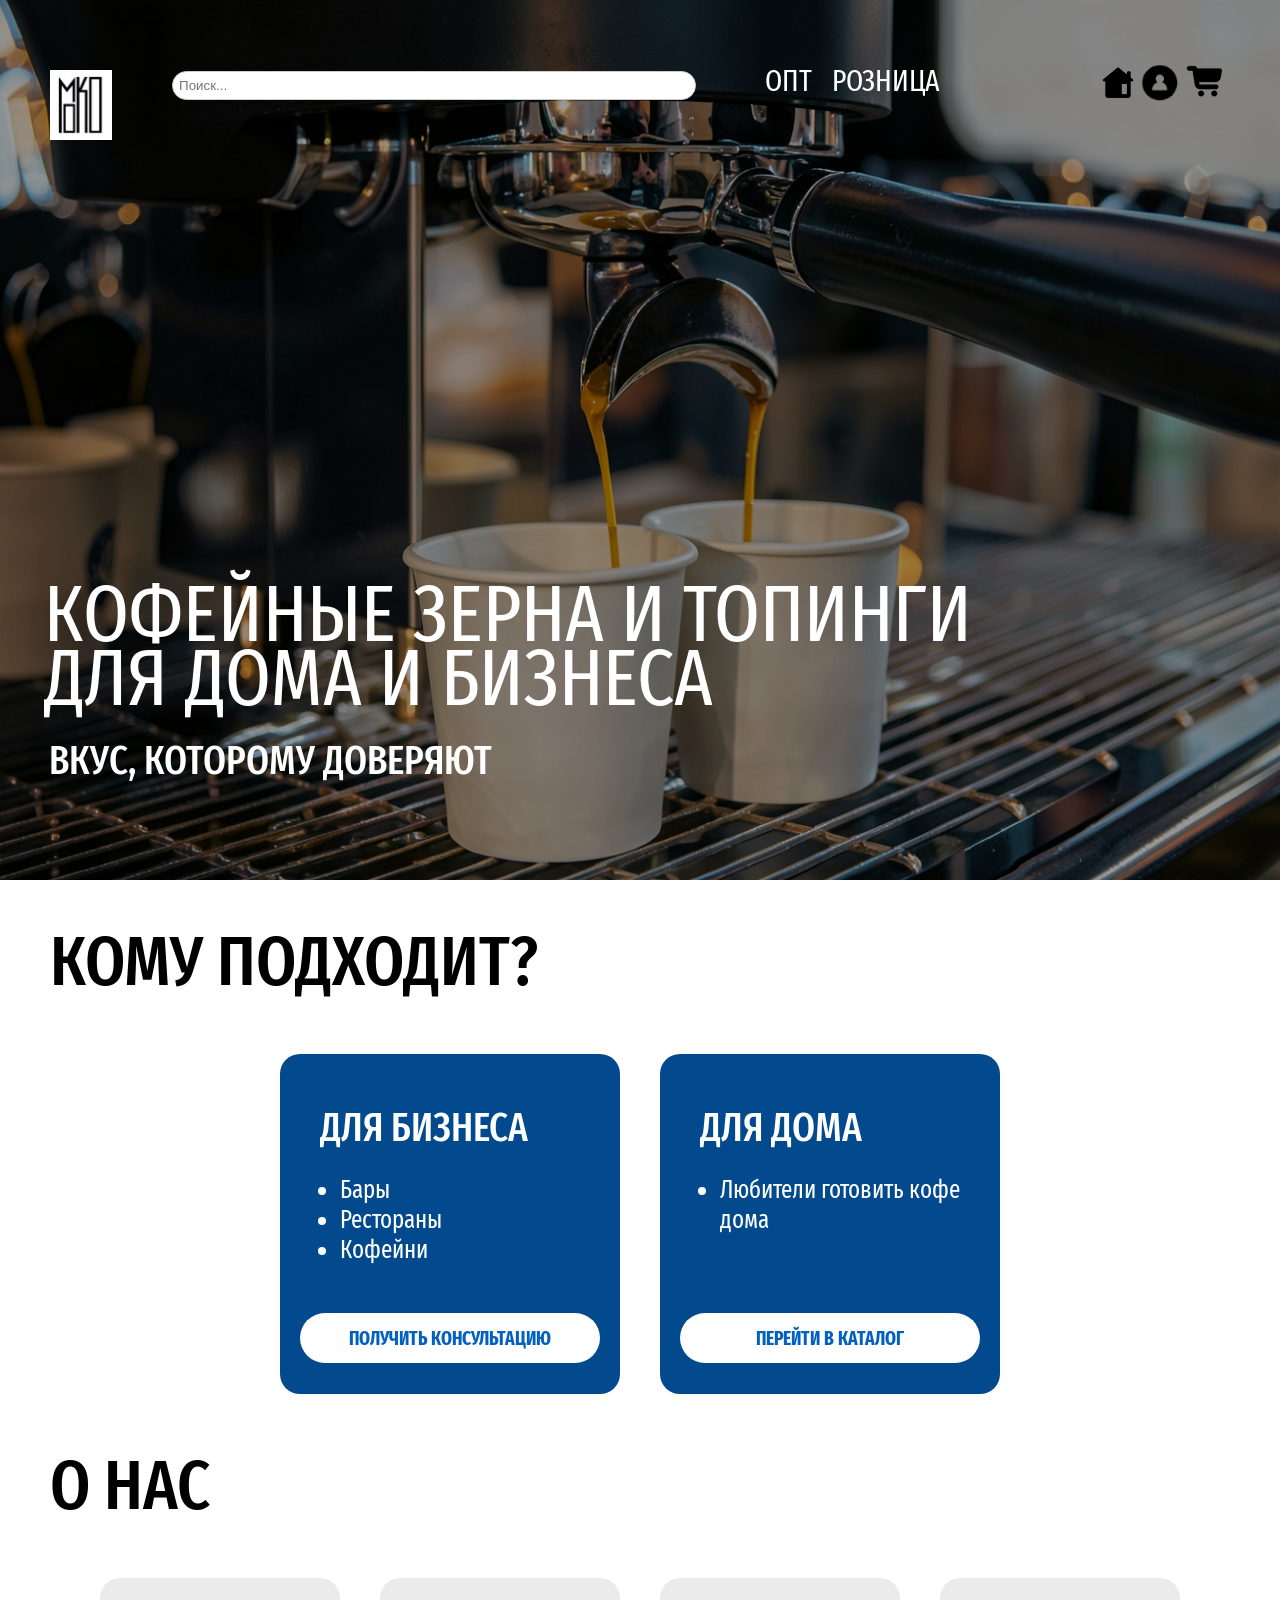
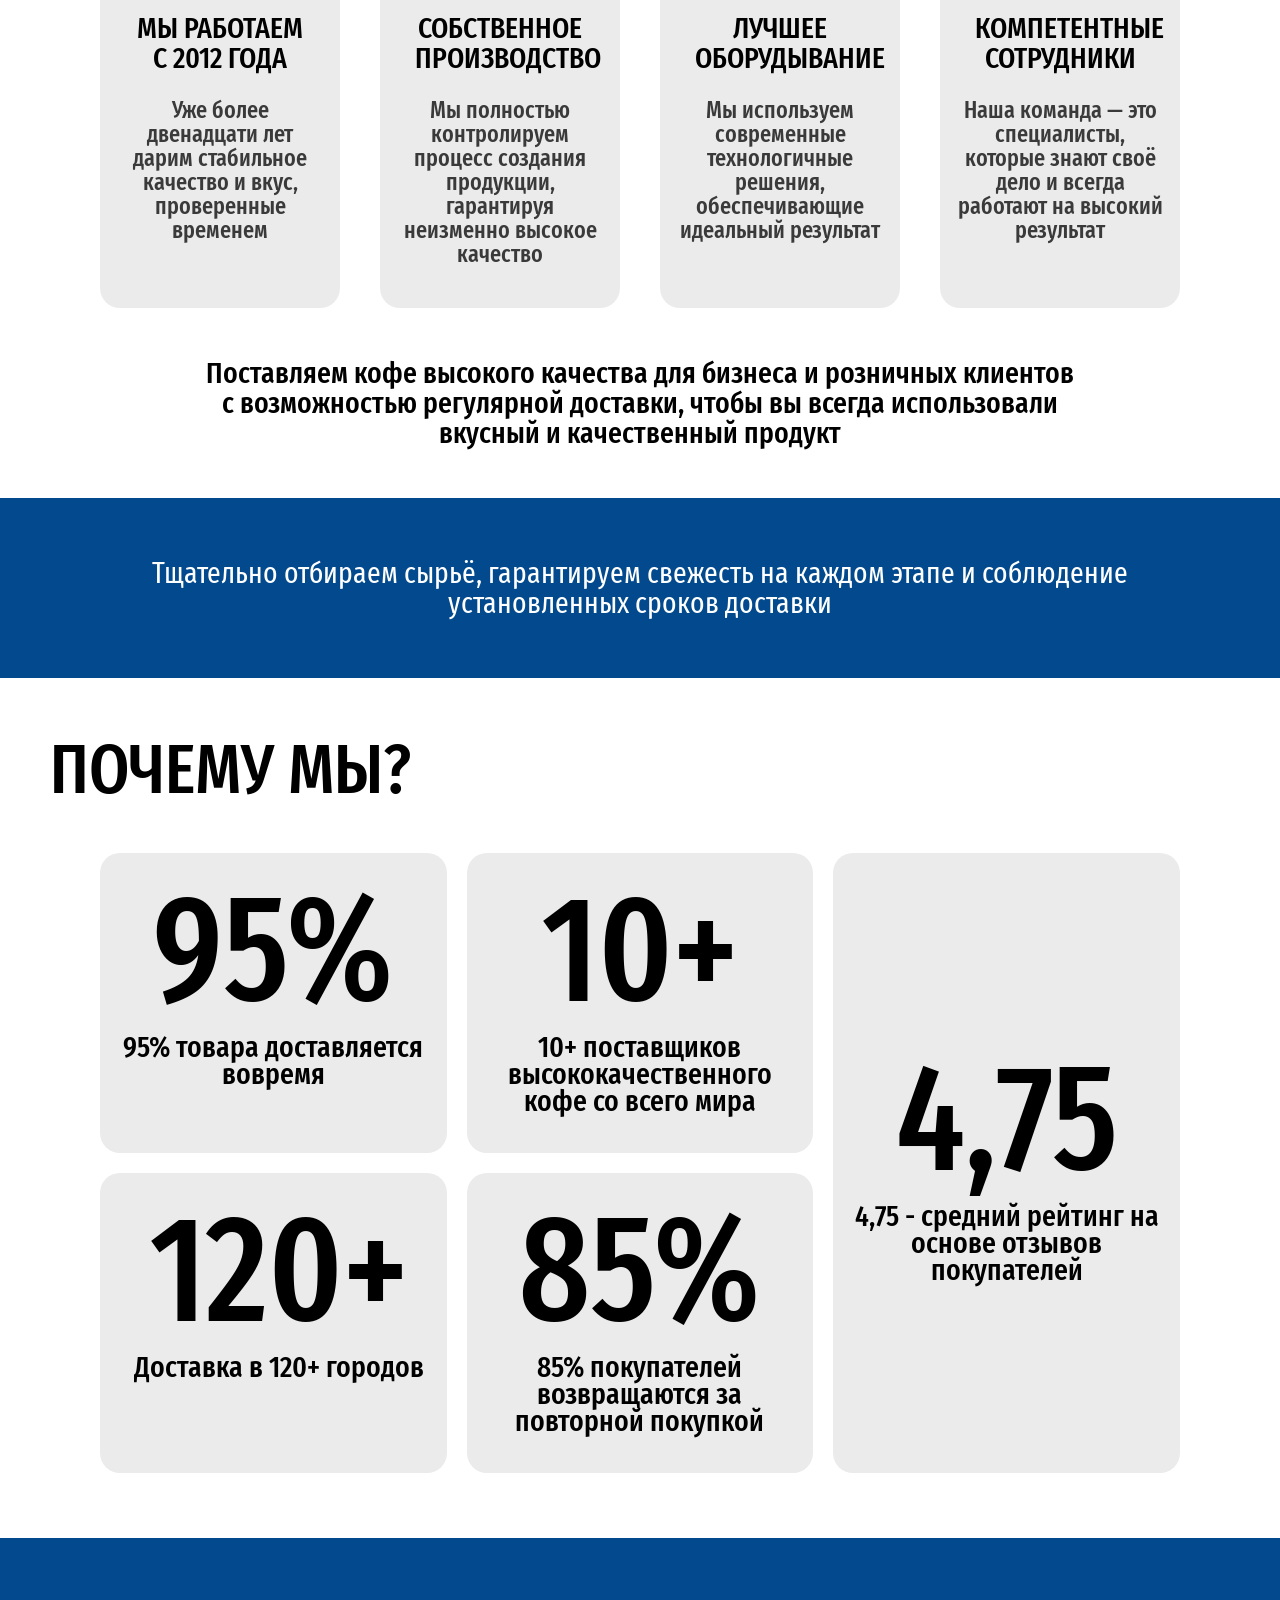
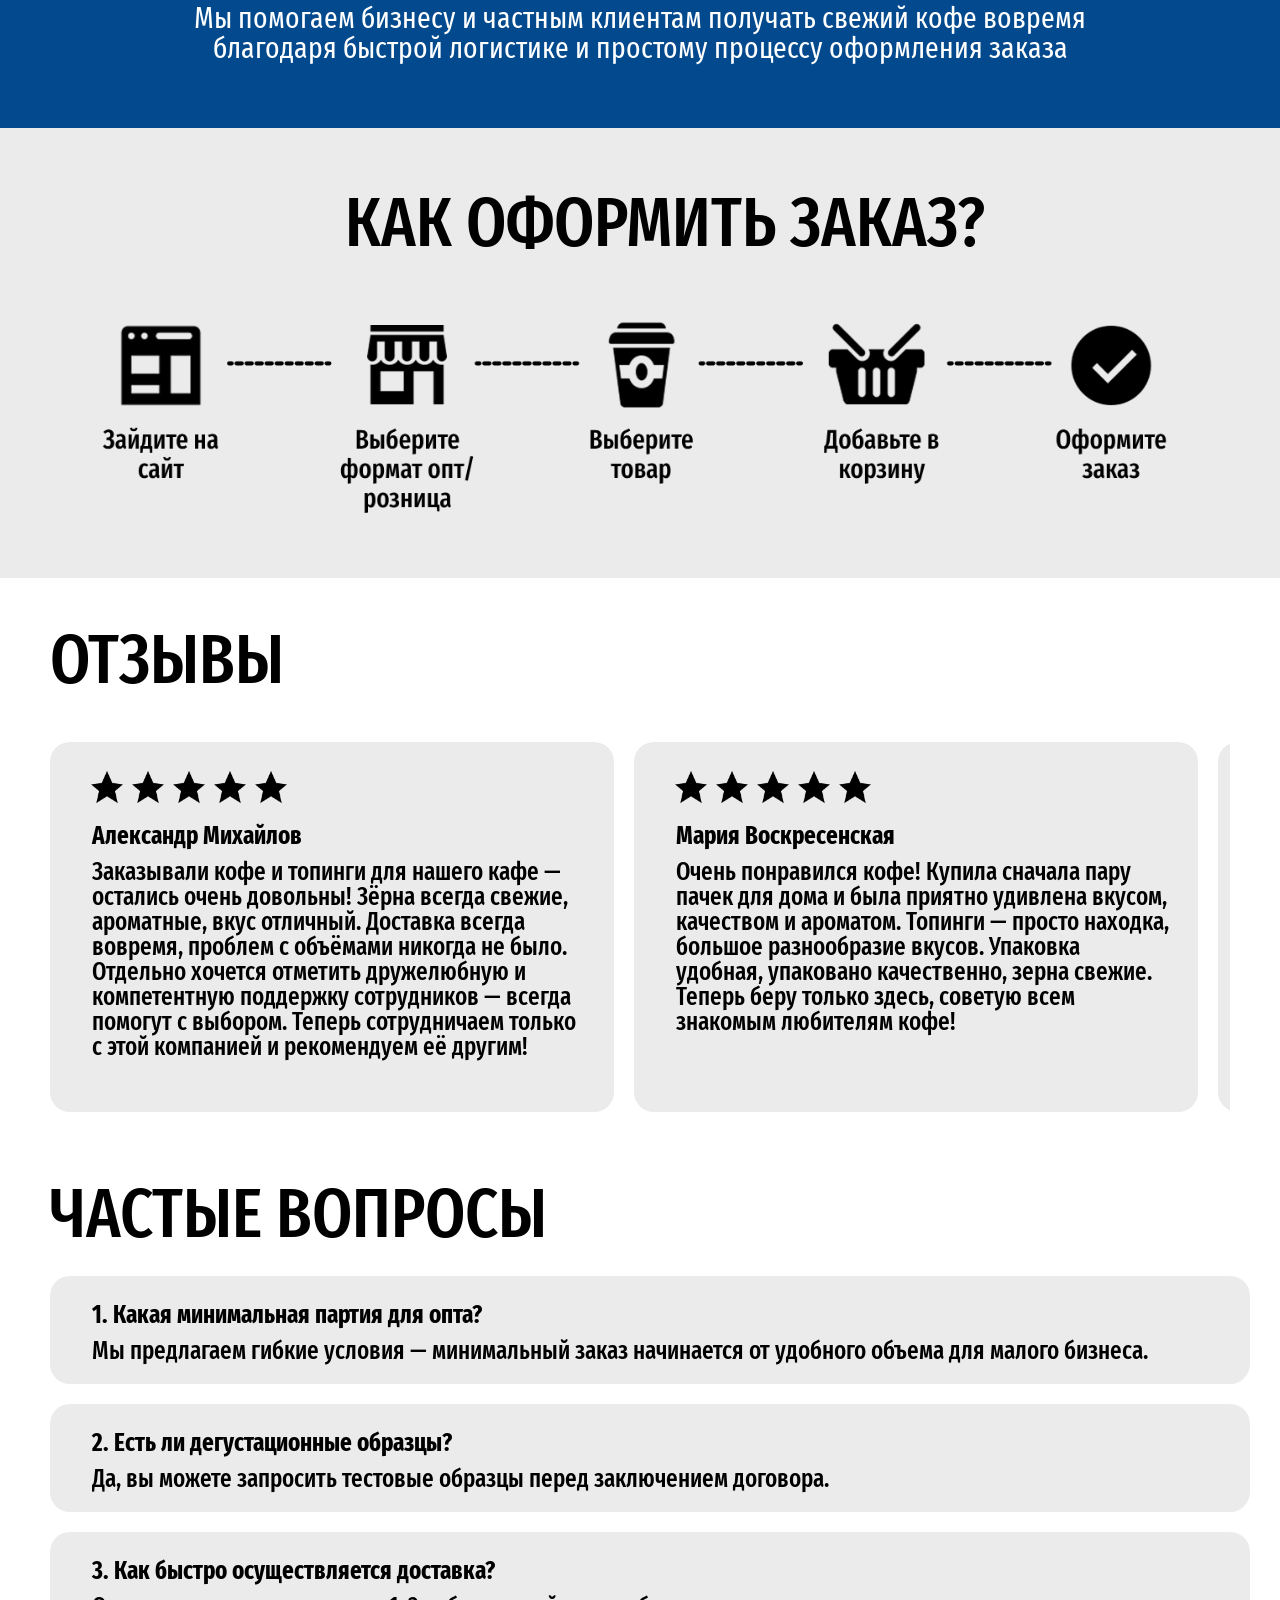
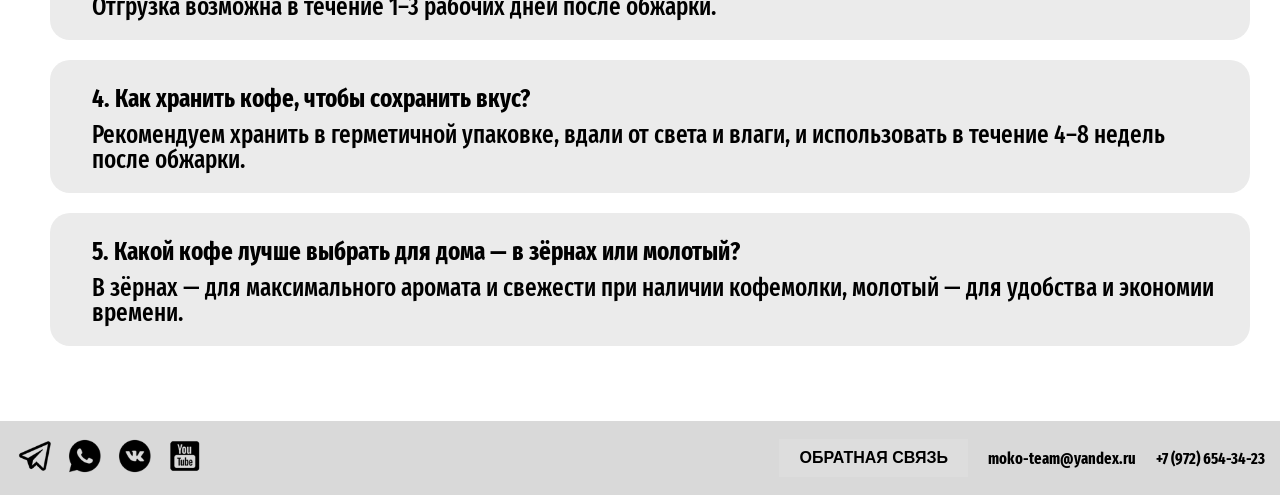
<file: index.html>
<!DOCTYPE html>
<html lang="ru">
<head>
    <meta charset="UTF-8">
    <title>Главная</title>
    <link rel="stylesheet" href="css/styleглавная.css">
   <link rel="preconnect" href="https://fonts.googleapis.com">
<link rel="preconnect" href="https://fonts.gstatic.com" crossorigin>
<link href="https://fonts.googleapis.com/css2?family=Fira+Sans+Extra+Condensed:ital,wght@0,100;0,200;0,300;0,400;0,500;0,600;0,700;0,800;0,900;1,100;1,200;1,300;1,400;1,500;1,600;1,700;1,800;1,900&display=swap" rel="stylesheet">
</head>
<body>
    <header class="header">
    <div class="logo">
        <img src= "img/logo.jpg">
    </div>
    <div class="search">
        <input type="text" placeholder="Поиск...">
    </div>
    <div class="link">
    <a href="catalog.html" class="text-link1">ОПТ</a>
    <a href="catalog.html" class="text-link2">РОЗНИЦА</a> </div>
    <div class="icons">
          <a href="index.html" class="icon">
            <img src="img/Home.png" alt="Главная"></a>
          
                  <a href="личный кабинет.html" class="icon">
                    <img src="img/icon-invert-my-page.png" alt="Избранное"></a>
            
                     
                          <a href="корзина.html" class="icon">
                           <img src="img/corzina.png" alt="Корзина"></a>
    </div> 
    <div class="h1hero">КОФЕЙНЫЕ ЗЕРНА И ТОПИНГИ <br> ДЛЯ ДОМА И БИЗНЕСА</div>
       <h2>ВКУС, КОТОРОМУ ДОВЕРЯЮТ</h2>
</header>
    <main>
       <h1>КОМУ ПОДХОДИТ?</h1>
        <div class="conteiner">
             <div class="box1">
                <h2>ДЛЯ БИЗНЕСА</h2>
                 <ul>
                     <li>Бары</li>
                     <li>Рестораны</li>
                     <li>Кофейни</li>
                 </ul>
                 <button class="button" onclick="openConsult()">ПОЛУЧИТЬ КОНСУЛЬТАЦИЮ</button>
             </div>
            <div class="box2">
                <h2>ДЛЯ ДОМА</h2>
                 <ul>
                     <li>Любители готовить кофе дома</li>
                 </ul>
               <a href="catalog.html" class="no-underline">
    <button class="button">ПЕРЕЙТИ В КАТАЛОГ</button>
</a>
            </div>
        </div>
         <h1>О НАС</h1>
            <div class="conteiner1">
             <div class="box3">
                <h3>МЫ РАБОТАЕМ С 2012 ГОДА</h3>
                <h4>Уже более двенадцати лет дарим стабильное качество и вкус, проверенные временем</h4>
             </div>
            <div class="box4">
                <h3>СОБСТВЕННОЕ ПРОИЗВОДСТВО</h3>
                <h4>Мы полностью контролируем процесс создания продукции, гарантируя неизменно высокое качество</h4>
            </div>
            <div class="box5">
                <h3>ЛУЧШЕЕ ОБОРУДЫВАНИЕ</h3>
                <h4>Мы используем современные технологичные решения, обеспечивающие идеальный результат</h4>
            </div>
            <div class="box6">
                <h3>КОМПЕТЕНТНЫЕ СОТРУДНИКИ</h3>
                <h4>Наша команда — это специалисты, которые знают своё дело и всегда работают на высокий результат</h4>
            </div>
        </div>
        <h3>Поставляем кофе высокого качества для бизнеса и розничных клиентов<br>
с возможностью регулярной доставки, чтобы вы всегда использовали<br>
вкусный и качественный продукт</h3>
            <div class="conteiner2">
             <div class="box7">Тщательно отбираем сырьё, гарантируем свежесть на каждом этапе и соблюдение<br>
 установленных сроков доставки</div>
             <h1>ПОЧЕМУ МЫ?</h1>
             <div class="conteiner3">
                 <div class="small-boxes">
             <div class="box8">
                    <div class="conteinerbox8">
                     <p class="psmall-boxes">95%</p>
                     <p class="p4small-boxes">95% товара доставляется вовремя</p>
                    </div>
             </div>
             <div class="box9">
               <div class="conteinerbox8">
                     <p class="psmall-boxes">10+</p>
                     <p class="p4small-boxes">10+ поставщиков высококачественного кофе со всего мира</p>
                    </div>
             </div>
             <div class="box10">
                <div class="conteinerbox8">
                     <p class="psmall-boxes">120+</p>
                     <p class="p4small-boxes">Доставка в 120+ городов</p>
                    </div>
             </div>
             <div class="box11">
                <div class="conteinerbox8">
                     <p class="psmall-boxes">85%</p>
                     <p class="p4small-boxes">85% покупателей возвращаются за повторной покупкой</p>
                    </div>
             </div>
             <div class="box12">
               <div class="conteinerbox8">
                     <p class="psmall-boxes">4,75</p>
                     <p class="p4small-boxes">4,75 - средний рейтинг на основе отзывов покупателей</p>
                    </div>
             </div>
             </div>
             <div class="box13">Мы помогаем бизнесу и частным клиентам получать свежий кофе вовремя<br> благодаря быстрой логистике и простому процессу оформления заказа</div>
             <div class="box14">
                <div class="order-block">
                <h1>КАК ОФОРМИТЬ ЗАКАЗ?</h1>
                <img src="img/Group-90.png" class="group90">
                </div>
                </div>
             <h1>ОТЗЫВЫ</h1>
             <div class="conteiner5">
             <div class="box15">
                <div class="photo">
                 <img src="img/1041988.png" class="review-img">
                 <img src="img/1041988.png" class="review-img">
                 <img src="img/1041988.png" class="review-img">
                 <img src="img/1041988.png" class="review-img">
                 <img src="img/1041988.png" class="review-img"></div>
                 <h4 class="h4boldconteiner4">Александр Михайлов</h4>
                <h4 class="h4conteiner4">Заказывали кофе и топинги для нашего кафе — остались очень довольны! Зёрна всегда свежие, ароматные, вкус отличный. Доставка всегда вовремя, проблем с объёмами никогда не было. Отдельно хочется отметить дружелюбную и компетентную поддержку сотрудников — всегда помогут с выбором. Теперь сотрудничаем только с этой компанией и рекомендуем её другим!</h4>
             </div>
             <div class="box16">
                  <div class="photo">
                 <img src="img/1041988.png" class="review-img">
                 <img src="img/1041988.png" class="review-img">
                 <img src="img/1041988.png" class="review-img">
                 <img src="img/1041988.png" class="review-img">
                 <img src="img/1041988.png" class="review-img"></div>
                 <h4 class="h4boldconteiner4">Мария Воскресенская</h4>
                <h4 class="h4conteiner4">Очень понравился кофе! Купила сначала пару пачек для дома и была приятно удивлена вкусом, качеством и ароматом. Топинги — просто находка, большое разнообразие вкусов. Упаковка удобная, упаковано качественно, зерна свежие. Теперь беру только здесь, советую всем знакомым любителям кофе!</h4>
             </div>
               <div class="box17">
                  <div class="photo">
                 <img src="img/1041988.png" class="review-img">
                 <img src="img/1041988.png" class="review-img">
                 <img src="img/1041988.png" class="review-img">
                 <img src="img/1041988.png" class="review-img">
                 <img src="img/1041988.png" class="review-img"></div>
                 <h4 class="h4boldconteiner4">Константин Плотников</h4>
                <h4 class="h4conteiner4">Кофе доставили быстро, упаковка качественная, заказом доволен, рекомендую!</h4>
             </div>
               <div class="box18">
                  <div class="photo">
                 <img src="img/1041988.png" class="review-img">
                 <img src="img/1041988.png" class="review-img">
                 <img src="img/1041988.png" class="review-img">
                 <img src="img/1041988.png" class="review-img">
                 <img src="img/1041988.png" class="review-img"></div>
                 <h4 class="h4boldconteiner4">Валерия Иванова</h4>
                <h4 class="h4conteiner4">Хорошие зерна, вкусные топинги, приятные сотрудники, удобная доставка, обязательно будем заказывать для нашей организации.</h4>
             </div>
             </div>
               <h1>ЧАСТЫЕ ВОПРОСЫ</h1>
               <div class="conteiner4">
             <div class="box19">
                <h4 class="h4boldconteiner4">1. Какая минимальная партия для опта?</h4>
                <h4 class="h4conteiner4">Мы предлагаем гибкие условия — минимальный заказ начинается от удобного объема для малого бизнеса.</h4>
                </div>
             <div class="box20"><h4 class="h4boldconteiner4">2. Есть ли дегустационные образцы?</h4>
                <h4 class="h4conteiner4">Да, вы можете запросить тестовые образцы перед заключением договора.</h4></div>
             <div class="box21"><h4 class="h4boldconteiner4">3. Как быстро осуществляется доставка?</h4>
                <h4 class="h4conteiner4">Отгрузка возможна в течение 1–3 рабочих дней после обжарки.</h4></div>
             <div class="box22"><h4 class="h4boldconteiner4">4. Как хранить кофе, чтобы сохранить вкус?</h4>
                <h4 class="h4conteiner4">Рекомендуем хранить в герметичной упаковке, вдали от света и влаги, и использовать в течение 4–8 недель после обжарки.</h4></div>
             <div class="box23"><h4 class="h4boldconteiner4">5. Какой кофе лучше выбрать для дома — в зёрнах или молотый?</h4>
                <h4 class="h4conteiner4">В зёрнах — для максимального аромата и свежести при наличии кофемолки, молотый — для удобства и экономии времени.</h4></div>
             </div>
    </main>
    <footer class="footer">
    <div class="footer-content">
        <div class="social">
            <a href="#"><img src="img/TelegramApp.png" class="iconfooter"></a>
            <a href="#"><img src="img/WhatsApp.png" class="iconfooter"></a>
            <a href="#"><img src="img/VKCircled.png" class="iconfooter"></a>
            <a href="#"><img src="img/YouTubeSquared.png" class="iconfooter"></a>
        </div>
        <div class="contact">
          <button class="copy" onclick="openFeedback()">ОБРАТНАЯ СВЯЗЬ</button>
            <a href="mailto:moko-team@yandex.ru">
                moko-team@yandex.ru
            </a>
            <a href="tel:+79726543423">
                +7 (972) 654-34-23
            </a>
        </div>
    </div>
</div>
</footer>
<div class="feedback-modal" id="consultModal">
  <div class="feedback-content">
    <h2 class="modal-title">ПОЛУЧИТЬ КОНСУЛЬТАЦИЮ</h2>
    <input type="text" placeholder="Ваше имя" id="consultName">
    <input type="email" placeholder="Email" id="consultEmail">
    <input type="text" placeholder="Телефон" id="consultPhone">
    <h2 class="modal-title">МЫ С ВАМИ СВЯЖЕМСЯ!</h2>
    <button class="send-btn" onclick="closeConsultModal()">ОТПРАВИТЬ</button>
  </div>
</div>
<div class="feedback-modal" id="feedbackModal">
  <div class="feedback-content">
    <h2 class="modal-title">ОБРАТНАЯ СВЯЗЬ</h2>
    <input type="text" placeholder="Ваше имя" id="feedbackName">
    <input type="text" placeholder="Телефон" id="feedbackPhone">
    <textarea placeholder="Ваш вопрос" id="feedbackQuestion"></textarea>
    <button class="send-btn" onclick="closeFeedbackModal()">ОТПРАВИТЬ</button>
  </div>
</div>
<script>
 function openFeedback() {
    document.getElementById("feedbackModal").classList.add("active");
  }
  function closeFeedbackModal() {
    document.getElementById("feedbackModal").classList.remove("active");
  }
  document.getElementById("feedbackModal").addEventListener("click", function(e) {
    if (e.target === this) closeFeedbackModal();
  });
</script>
<script>
  function openConsult() {
    document.getElementById("consultModal").classList.add("active");
  }
  function closeConsultModal() {
    document.getElementById("consultModal").classList.remove("active");
  }
  document.getElementById("consultModal").addEventListener("click", function(e) {
    if (e.target === this) closeConsultModal();
  });
</script>
</body>
</html>
</file>
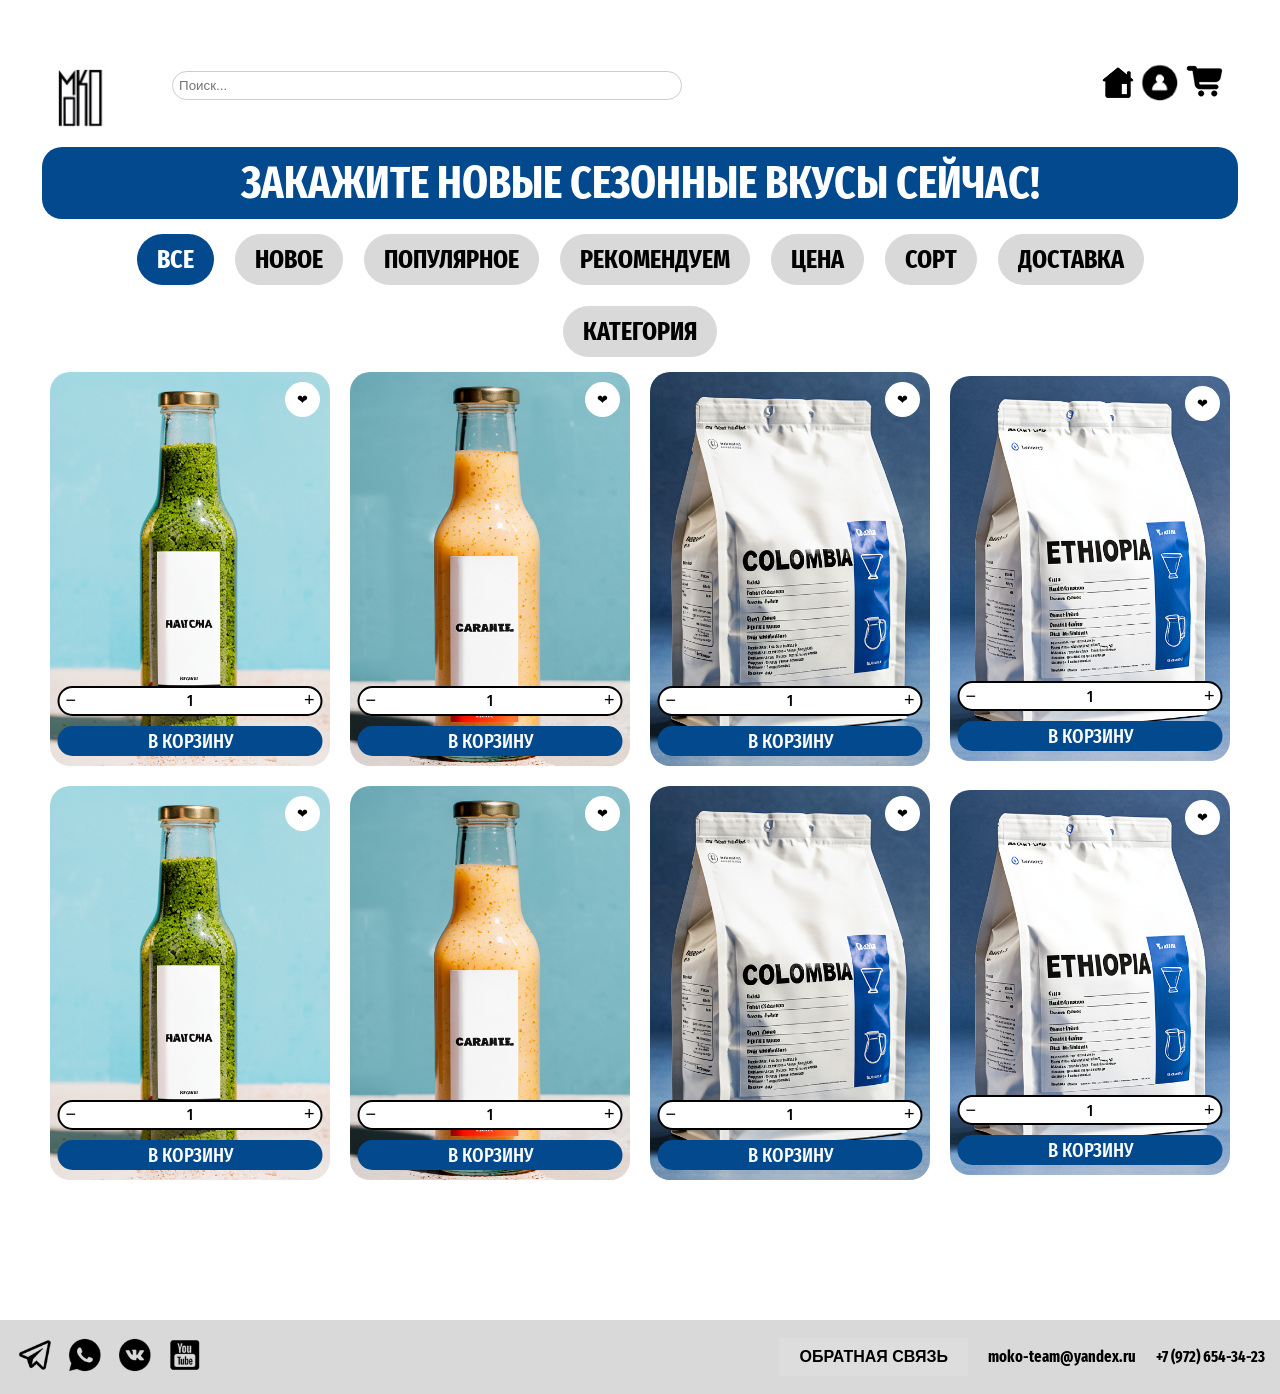
<file: catalog.html>
<!DOCTYPE html>
<html lang="ru">
<head>
    <meta charset="UTF-8">
    <title>Каталог</title>
    <link rel="stylesheet" href="css/styleкаталог.css">
    <link rel="preconnect" href="https://fonts.googleapis.com">
    <link rel="preconnect" href="https://fonts.gstatic.com" crossorigin>
    <link href="https://fonts.googleapis.com/css2?family=Fira+Sans+Extra+Condensed&display=swap" rel="stylesheet">
</head>
<body>
        <header class="header">
            <div class="logo">
                <img src="img/logo.jpg">
            </div>
            <div class="search">
                <input type="search" placeholder="Поиск...">
            </div>
            <div class="icons">
                <a href="index.html" class="icon"><img src="img/Home.png" alt="Главная"></a>
                <a href="личный кабинет.html" class="icon"><img src="img/icon-invert-my-page.png" alt="Личный кабинет"></a>
                <a href="корзина.html" class="icon"><img src="img/corzina.png" alt="Корзина"></a>
            </div> 
        </header>

        <main class="main">
            <div class="conteiner1">
                <div class="box1">
                    <h2>ЗАКАЖИТЕ НОВЫЕ СЕЗОННЫЕ ВКУСЫ СЕЙЧАС!</h2>
                </div>

                <div class="filters">
                    <button class="filter-btn active">ВСЕ</button>
                    <button class="filter-btn">НОВОЕ</button>
                    <button class="filter-btn">ПОПУЛЯРНОЕ</button>
                    <button class="filter-btn">РЕКОМЕНДУЕМ</button>
                    <button class="filter-btn">ЦЕНА</button>
                    <button class="filter-btn">СОРТ</button>
                    <button class="filter-btn">ДОСТАВКА</button>
                    <button class="filter-btn">КАТЕГОРИЯ</button>
                </div>

    <div class="products">
        <div class="product1">
                <div class="card">
                    <a href="карточка товара матча.html">
                    <img src="img/new-project (1).png" alt="product"></a>

                    <button class="fav" onclick="this.classList.toggle('active')">❤</button>
                    <button class="cart">В КОРЗИНУ</button>

            <div class="counter">
                <button class="minus">−</button>
                <span class="count">1</span>
                <button class="plus">+</button>
            </div>
        </div>
    </div>

    <div class="product1">
        <div class="card">
            <a href="карточка товара карамель.html">
                <img src="img/new-project (2).png" alt="product"></a>

            <button class="fav" onclick="this.classList.toggle('active')">❤</button>
            <button class="cart">В КОРЗИНУ</button>

            <div class="counter">
                <button class="minus">−</button>
                <span class="count">1</span>
                <button class="plus">+</button>
            </div>
        </div>
    </div>

    <div class="product1">
        <div class="card">
            <a href="карточка товара колумбия.html">
                <img src="img/new-project (3).png" alt="product">
            </a>

            <button class="fav" onclick="this.classList.toggle('active')">❤</button>
            <button class="cart">В КОРЗИНУ</button>

            <div class="counter">
                <button class="minus">−</button>
                <span class="count">1</span>
                <button class="plus">+</button>
            </div>
        </div>
    </div>

    <div class="product1">
        <div class="card">
            <a href="карточка товара эфиопия.html">
                <img src="img/new-project.png" alt="product">
            </a>

            <button class="fav" onclick="this.classList.toggle('active')">❤</button>
            <button class="cart">В КОРЗИНУ</button>

            <div class="counter">
                <button class="minus">−</button>
                <span class="count">1</span>
                <button class="plus">+</button>
            </div>
        </div>
    </div>

    <div class="product1">
        <div class="card">
            <a href="карточка товара матча.html">
                <img src="img/new-project (1).png" alt="product">
            </a>

            <button class="fav" onclick="this.classList.toggle('active')">❤</button>
            <button class="cart">В КОРЗИНУ</button>

            <div class="counter">
                <button class="minus">−</button>
                <span class="count">1</span>
                <button class="plus">+</button>
            </div>
        </div>
    </div>

    <div class="product1">
        <div class="card">
            <a href="карточка товара карамель.html">
                <img src="img/new-project (2).png" alt="product">
            </a>

            <button class="fav" onclick="this.classList.toggle('active')">❤</button>
            <button class="cart">В КОРЗИНУ</button>

            <div class="counter">
                <button class="minus">−</button>
                <span class="count">1</span>
                <button class="plus">+</button>
            </div>
        </div>
    </div>

    <div class="product1">
        <div class="card">
            <a href="карточка товара колумбия.html">
                <img src="img/new-project (3).png" alt="product">
            </a>

            <button class="fav" onclick="this.classList.toggle('active')">❤</button>
            <button class="cart">В КОРЗИНУ</button>

            <div class="counter">
                <button class="minus">−</button>
                <span class="count">1</span>
                <button class="plus">+</button>
            </div>
        </div>
    </div>

    <div class="product1">
        <div class="card">
            <a href="карточка товара эфиопия.html">
                <img src="img/new-project.png" alt="product">
            </a>

            <button class="fav" onclick="this.classList.toggle('active')">❤</button>
            <button class="cart">В КОРЗИНУ</button>

            <div class="counter">
                <button class="minus">−</button>
                <span class="count">1</span>
                <button class="plus">+</button>
            </div>
        </div>
    </div>
</div>
        </main>
        <footer class="footer">
            <div class="footer-content">
                <div class="social">
                    <a href="#"><img src="img/TelegramApp.png" class="iconfooter"></a>
                    <a href="#"><img src="img/WhatsApp.png" class="iconfooter"></a>
                    <a href="#"><img src="img/VKCircled.png" class="iconfooter"></a>
                    <a href="#"><img src="img/YouTubeSquared.png" class="iconfooter"></a>
                </div>

                <div class="contact">
                    <button class="copy" onclick="openFeedback()">ОБРАТНАЯ СВЯЗЬ</button>
                    <a href="mailto:moko-team@yandex.ru">moko-team@yandex.ru</a>
                    <a href="tel:+79726543423">+7 (972) 654-34-23</a>
                </div>
            </div>
        </footer>

        <div class="feedback-modal" id="feedbackModal">
            <div class="feedback-content">
                <h2>ОБРАТНАЯ СВЯЗЬ</h2>
                <input type="text" placeholder="Ваше имя">
                <input type="email" placeholder="Email">
                <textarea placeholder="Ваше сообщение"></textarea>
                <button class="send-btn" onclick="sendFeedback()">ОТПРАВИТЬ</button>
            </div>
        </div>
    </div>
    <script>
        const  filterButtons = document.querySelectorAll('.filter-btn');

        filterButtons.forEach(btn => {
        btn.addEventListener('click', () => {

        filterButtons.forEach(b => b.classList.remove('active'));

        btn.classList.add('active');
            });
        });
    </script>
    <script>
        function openFeedback() {
            document.getElementById("feedbackModal").classList.add("active");
        }

        function sendFeedback() {
            document.getElementById("feedbackModal").classList.remove("active");
        }

        document.getElementById("feedbackModal").addEventListener("click", function(e) {
            if (e.target === this) this.classList.remove("active");
        });
    </script>
    <script>
        const counters = document.querySelectorAll('.counter');
        counters.forEach(counter => {
            const minus = counter.querySelector('.minus');
            const plus = counter.querySelector('.plus');
            const countEl = counter.querySelector('.count');

            minus.addEventListener('click', () => {
                let value = parseInt(countEl.textContent);
                if (value > 1) value--;
                countEl.textContent = value;
            });

            plus.addEventListener('click', () => {
                let value = parseInt(countEl.textContent);
                value++;
                countEl.textContent = value;
            });
        });
    </script>
</body>
</html>
</file>
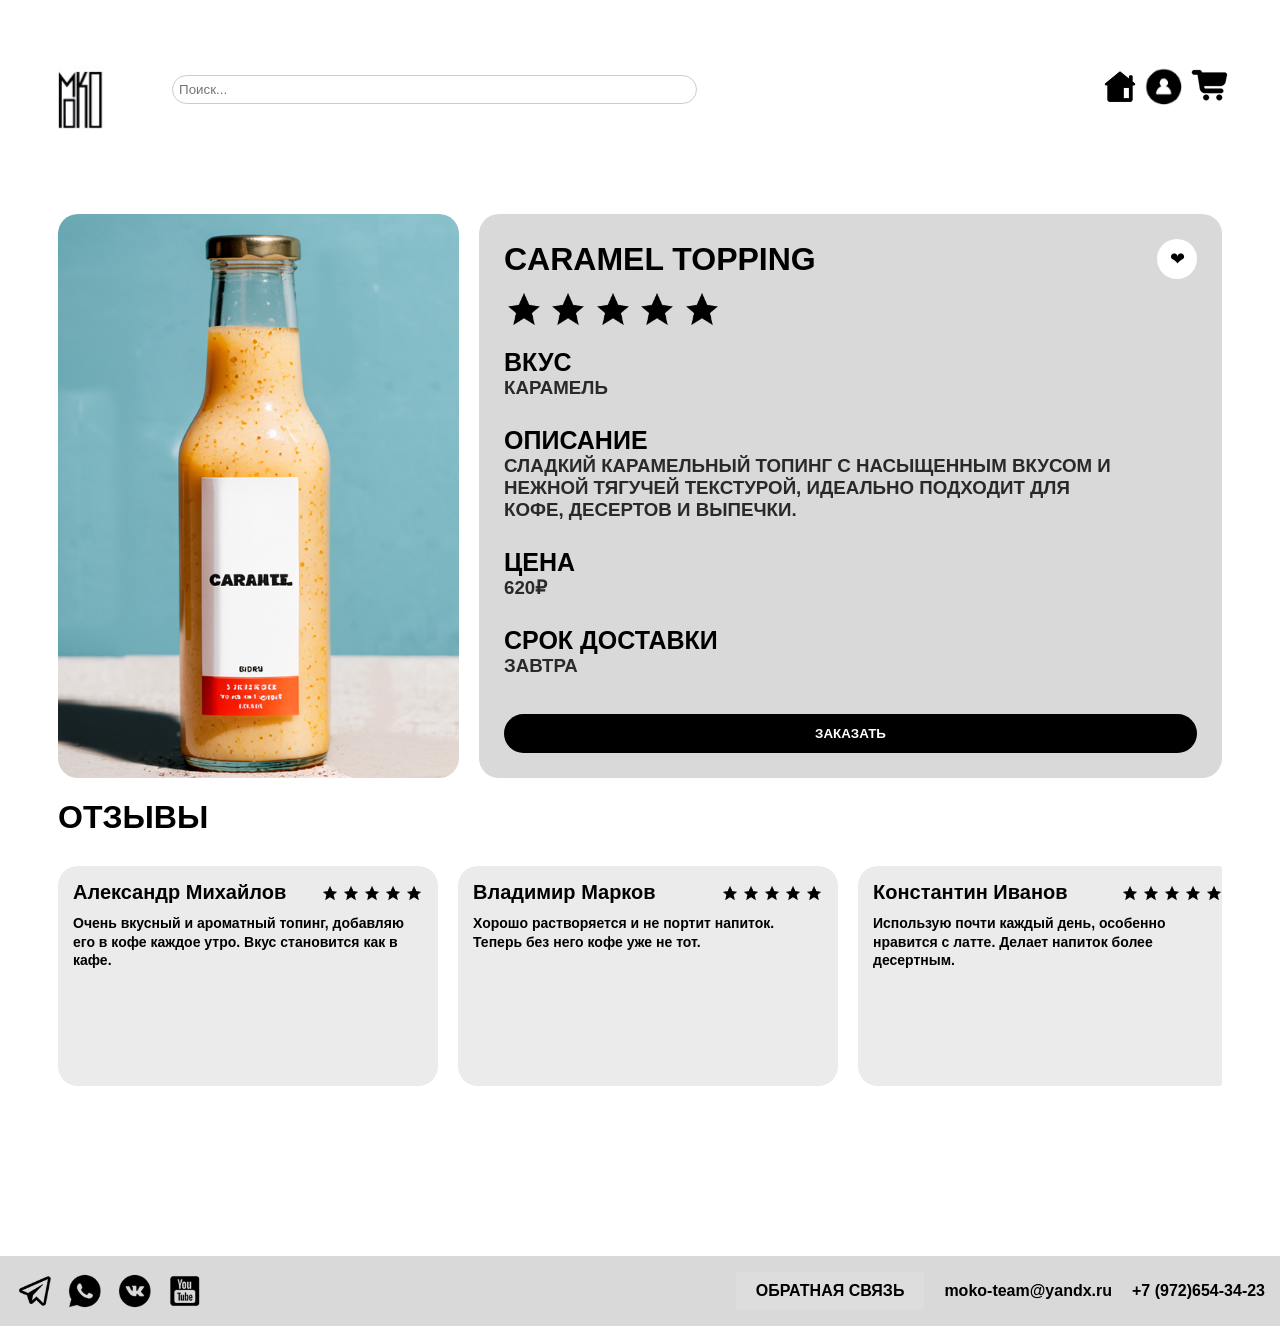
<file: карточка товара карамель.html>
<!DOCTYPE html>
<html lang="ru">
<head>
    <meta charset="UTF-8">
    <title>Карточка товара</title>
    <link rel="stylesheet" href="css/style-kart — caramel.css">
</head>
<body>
    <header class="header">
    <div class="logo">
        <img src= "img/logo.jpg">
    </div>

    <div class="search">
        <input type="text" placeholder="Поиск...">
    </div>
    <div class="icons">
          <a href="index.html" class="icon">
            <img src="img/Home.png" alt="Главная"></a>
          
                  <a href="личный кабинет.html" class="icon">
                    <img src="img/icon-invert-my-page.png" alt="Личный кабинет"></a>
                
                          <a href="корзина.html" class="icon">
                           <img src="img/corzina.png" alt="Корзина"></a>
    </div> 
</header>
    <main class="main">
  <div class="container">
    <img src="img/new-project (2).png" class="product">

    <div class="box big">
        <div class="top">
            <h1>CARAMEL TOPPING</h1>
            <button class="fav" onclick="this.classList.toggle('active')">❤</button>
        </div>

        <div class="stars">
            <img src="img/1041988.png">
            <img src="img/1041988.png">
            <img src="img/1041988.png">
            <img src="img/1041988.png">
            <img src="img/1041988.png">
        </div>

        <p>ВКУС</p>
        <h3>КАРАМЕЛЬ</h3>

        <p>ОПИСАНИЕ</p>
        <h3 class="desc">
            СЛАДКИЙ КАРАМЕЛЬНЫЙ ТОПИНГ С НАСЫЩЕННЫМ ВКУСОМ И НЕЖНОЙ ТЯГУЧЕЙ ТЕКСТУРОЙ, ИДЕАЛЬНО ПОДХОДИТ ДЛЯ КОФЕ, ДЕСЕРТОВ И ВЫПЕЧКИ.
        </h3>

        <p>ЦЕНА</p>
        <h3>620₽</h3>

        <p>СРОК ДОСТАВКИ</p>
        <h3>ЗАВТРА</h3>

        <button class="order-btn">ЗАКАЗАТЬ</button>
    </div>
</div>
<h1>ОТЗЫВЫ</h1>

<div class="reviews">
    <div class="review">
        <div class="review-header">
            <h4 class="review-name">Александр Михайлов</h4>

            <div class="review-stars">
                <img src="img/1041988.png">
                <img src="img/1041988.png">
                <img src="img/1041988.png">
                <img src="img/1041988.png">
                <img src="img/1041988.png">
            </div>
        </div>

        <p class="review-text">
           Очень вкусный и ароматный топинг, добавляю его в кофе каждое утро. Вкус становится как в кафе.
        </p>
    </div>

    <div class="review">
        <div class="review-header">
            <h4 class="review-name">Владимир Марков</h4>

            <div class="review-stars">
                <img src="img/1041988.png">
                <img src="img/1041988.png">
                <img src="img/1041988.png">
                <img src="img/1041988.png">
                <img src="img/1041988.png">
            </div>
        </div>

        <p class="review-text">
          Хорошо растворяется и не портит напиток. Теперь без него кофе уже не тот.
        </p>
    </div>

    <div class="review">
        <div class="review-header">
            <h4 class="review-name">Константин Иванов</h4>

            <div class="review-stars">
                <img src="img/1041988.png">
                <img src="img/1041988.png">
                <img src="img/1041988.png">
                <img src="img/1041988.png">
                <img src="img/1041988.png">
            </div>
        </div>

        <p class="review-text">
           Использую почти каждый день, особенно нравится с латте. Делает напиток более десертным.
        </p>
    </div>

    <div class="review">
        <div class="review-header">
            <h4 class="review-name">Валерия Казанцева</h4>

            <div class="review-stars">
                <img src="img/1041988.png">
                <img src="img/1041988.png">
                <img src="img/1041988.png">
                <img src="img/1041988.png">
                <img src="img/1041988.png">
            </div>
        </div>

        <p class="review-text">
           Думала будет слишком сладкий, но оказался идеально сбалансированным.
            </p>
    </div>

</div>
</div>
</div>
    </main>   
<footer class="footer">
    <div class="footer-content">
        <div class="social">
        <img src= "img/TelegramApp.png" class="iconfooter">
        <img src= "img/WhatsApp.png" class="iconfooter">
        <img src= "img/VKCircled.png" class="iconfooter">
        <img src= "img/YouTubeSquared.png" class="iconfooter">
        </div>

        <div class="contact">
           <p class="copy" onclick="openFeedback()">ОБРАТНАЯ СВЯЗЬ</p>
           <a href="moko-team@yandx.ru">moko-team@yandx.ru</a>
           <a href="+7 (972)654-34-23">+7 (972)654-34-23</a>
        </div>
    </div>
</footer>
<div class="feedback-modal" id="feedbackModal">
    <div class="feedback-content">
        <h2>ОБРАТНАЯ СВЯЗЬ</h2>
        <input type="text" placeholder="Ваше имя">
        <input type="email" placeholder="Email">
        <textarea placeholder="Ваше сообщение"></textarea>
        <button class="send-btn" onclick="sendFeedback()">ОТПРАВИТЬ</button>
    </div>
</div>
<script>
function openFeedback() {
    document.getElementById("feedbackModal").classList.add("active");
}

function sendFeedback() {
    document.getElementById("feedbackModal").classList.remove("active");
}

document.getElementById("feedbackModal").addEventListener("click", function(e) {
    if (e.target === this) {
        this.classList.remove("active");
    }
});
</script>
</body>
</html>
</file>
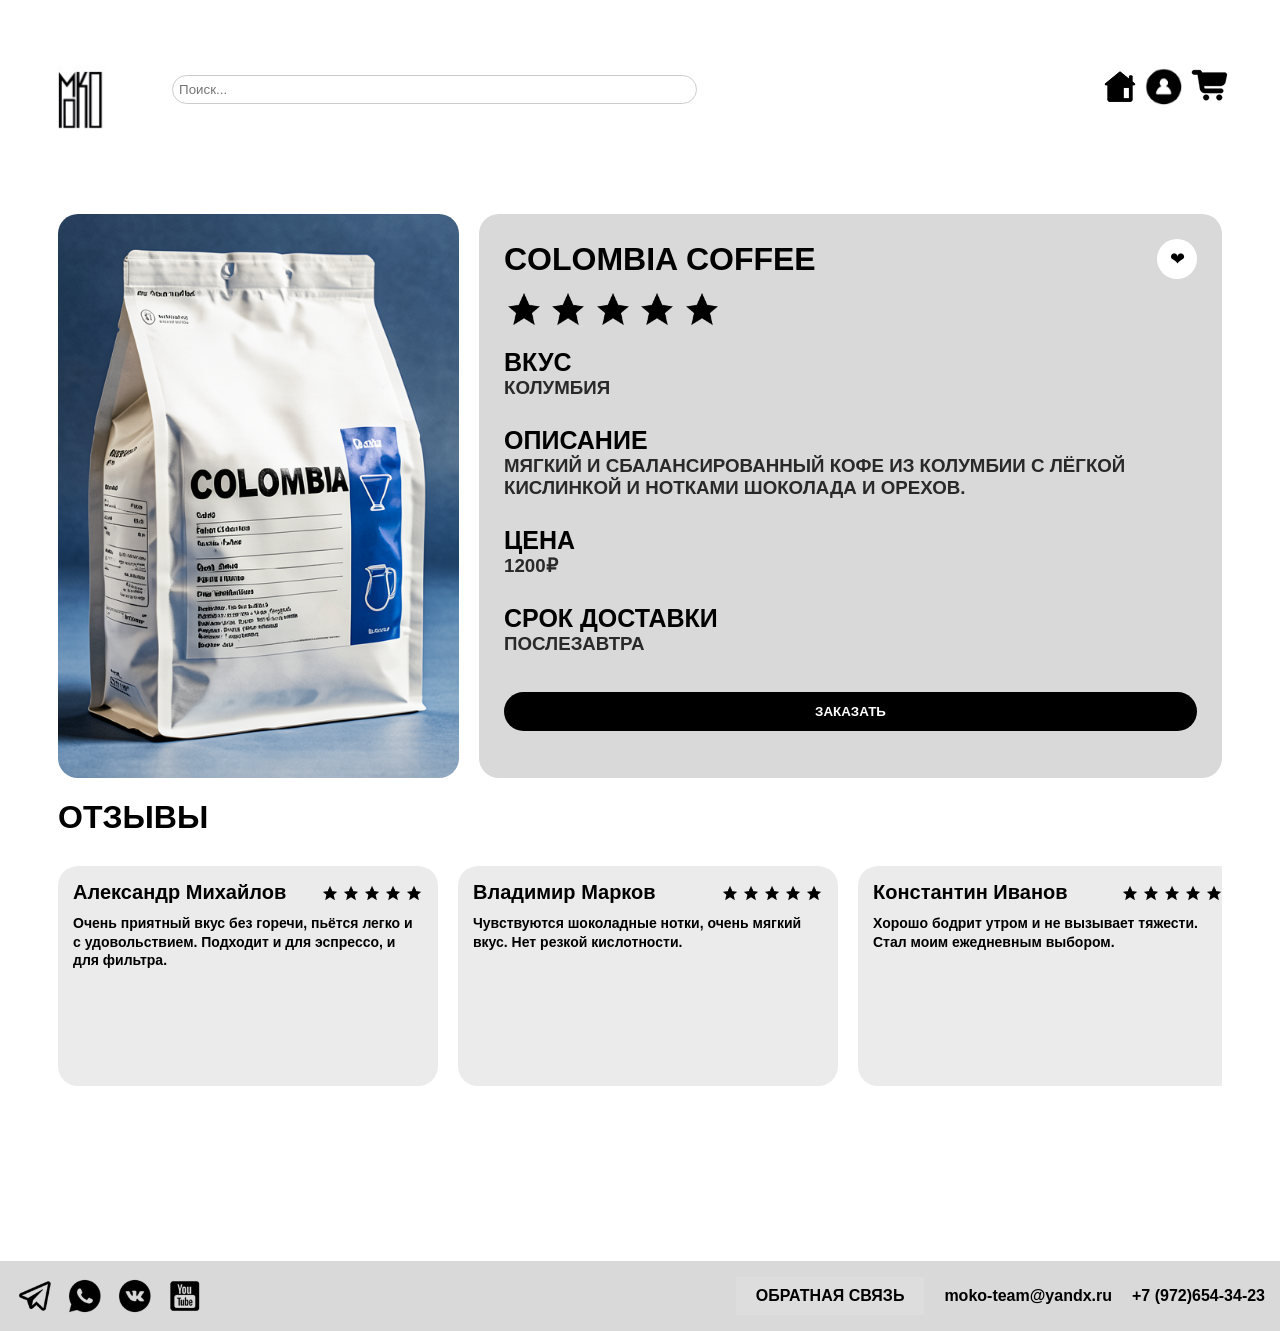
<file: карточка товара колумбия.html>
<!DOCTYPE html>
<html lang="ru">
<head>
    <meta charset="UTF-8">
    <title>Карточка товара</title>
    <link rel="stylesheet" href="css/style-kart — colombia.css">
</head>
<body>
    <header class="header">
    <div class="logo">
        <img src= "img/logo.jpg">
    </div>

    <div class="search">
        <input type="text" placeholder="Поиск...">
    </div>
    <div class="icons">
          <a href="index.html" class="icon">
            <img src="img/Home.png" alt="Главная"></a>
          
                  <a href="личный кабинет.html" class="icon">
                    <img src="img/icon-invert-my-page.png" alt="Личный кабинет"></a>
                
                          <a href="корзина.html" class="icon">
                           <img src="img/corzina.png" alt="Корзина"></a>
    </div> 
</header>
    <main class="main">
  <div class="container">
    <img src="img/new-project (3).png" class="product">

    <div class="box big">
        <div class="top">
            <h1>COLOMBIA COFFEE</h1>
            <button class="fav" onclick="this.classList.toggle('active')">❤</button>
        </div>

        <div class="stars">
            <img src="img/1041988.png">
            <img src="img/1041988.png">
            <img src="img/1041988.png">
            <img src="img/1041988.png">
            <img src="img/1041988.png">
        </div>

        <p>ВКУС</p>
        <h3>КОЛУМБИЯ</h3>

        <p>ОПИСАНИЕ</p>
        <h3 class="desc">
            МЯГКИЙ И СБАЛАНСИРОВАННЫЙ КОФЕ ИЗ КОЛУМБИИ С ЛЁГКОЙ КИСЛИНКОЙ И НОТКАМИ ШОКОЛАДА И ОРЕХОВ.
        </h3>

        <p>ЦЕНА</p>
        <h3>1200₽</h3>

        <p>СРОК ДОСТАВКИ</p>
        <h3>ПОСЛЕЗАВТРА</h3>

        <button class="order-btn">ЗАКАЗАТЬ</button>
    </div>
</div>
<h1>ОТЗЫВЫ</h1>

<div class="reviews">
    <div class="review">
        <div class="review-header">
            <h4 class="review-name">Александр Михайлов</h4>

            <div class="review-stars">
                <img src="img/1041988.png">
                <img src="img/1041988.png">
                <img src="img/1041988.png">
                <img src="img/1041988.png">
                <img src="img/1041988.png">
            </div>
        </div>

        <p class="review-text">
           Очень приятный вкус без горечи, пьётся легко и с удовольствием. Подходит и для эспрессо, и для фильтра.
        </p>
    </div>

    <div class="review">
        <div class="review-header">
            <h4 class="review-name">Владимир Марков</h4>

            <div class="review-stars">
                <img src="img/1041988.png">
                <img src="img/1041988.png">
                <img src="img/1041988.png">
                <img src="img/1041988.png">
                <img src="img/1041988.png">
            </div>
        </div>

        <p class="review-text">
          Чувствуются шоколадные нотки, очень мягкий вкус. Нет резкой кислотности.
        </p>
    </div>

    <div class="review">
        <div class="review-header">
            <h4 class="review-name">Константин Иванов</h4>

            <div class="review-stars">
                <img src="img/1041988.png">
                <img src="img/1041988.png">
                <img src="img/1041988.png">
                <img src="img/1041988.png">
                <img src="img/1041988.png">
            </div>
        </div>

        <p class="review-text">
          Хорошо бодрит утром и не вызывает тяжести. Стал моим ежедневным выбором.
        </p>
    </div>

    <div class="review">
        <div class="review-header">
            <h4 class="review-name">Валерия Казанцева</h4>

            <div class="review-stars">
                <img src="img/1041988.png">
                <img src="img/1041988.png">
                <img src="img/1041988.png">
                <img src="img/1041988.png">
                <img src="img/1041988.png">
            </div>
        </div>

        <p class="review-text">
            Классический вкус, который сложно чем-то испортить.
            </p>
    </div>
</div>
</div>
</div>  
    </main>   
<footer class="footer">
    <div class="footer-content">
        <div class="social">
        <img src= "img/TelegramApp.png" class="iconfooter">
        <img src= "img/WhatsApp.png" class="iconfooter">
        <img src= "img/VKCircled.png" class="iconfooter">
        <img src= "img/YouTubeSquared.png" class="iconfooter">
        </div>

        <div class="contact">
           <p class="copy" onclick="openFeedback()">ОБРАТНАЯ СВЯЗЬ</p>
           <a href="moko-team@yandx.ru">moko-team@yandx.ru</a>
           <a href="+7 (972)654-34-23">+7 (972)654-34-23</a>
        </div>

    </div>
</footer>
<div class="feedback-modal" id="feedbackModal">
    <div class="feedback-content">
        <h2>ОБРАТНАЯ СВЯЗЬ</h2>
        <input type="text" placeholder="Ваше имя">
        <input type="email" placeholder="Email">
        <textarea placeholder="Ваше сообщение"></textarea>
        <button class="send-btn" onclick="sendFeedback()">ОТПРАВИТЬ</button>
    </div>
</div>
<script>
function openFeedback() {
    document.getElementById("feedbackModal").classList.add("active");
}

function sendFeedback() {
    document.getElementById("feedbackModal").classList.remove("active");
}

document.getElementById("feedbackModal").addEventListener("click", function(e) {
    if (e.target === this) {
        this.classList.remove("active");
    }
});
</script>
</body>
</html>
</file>
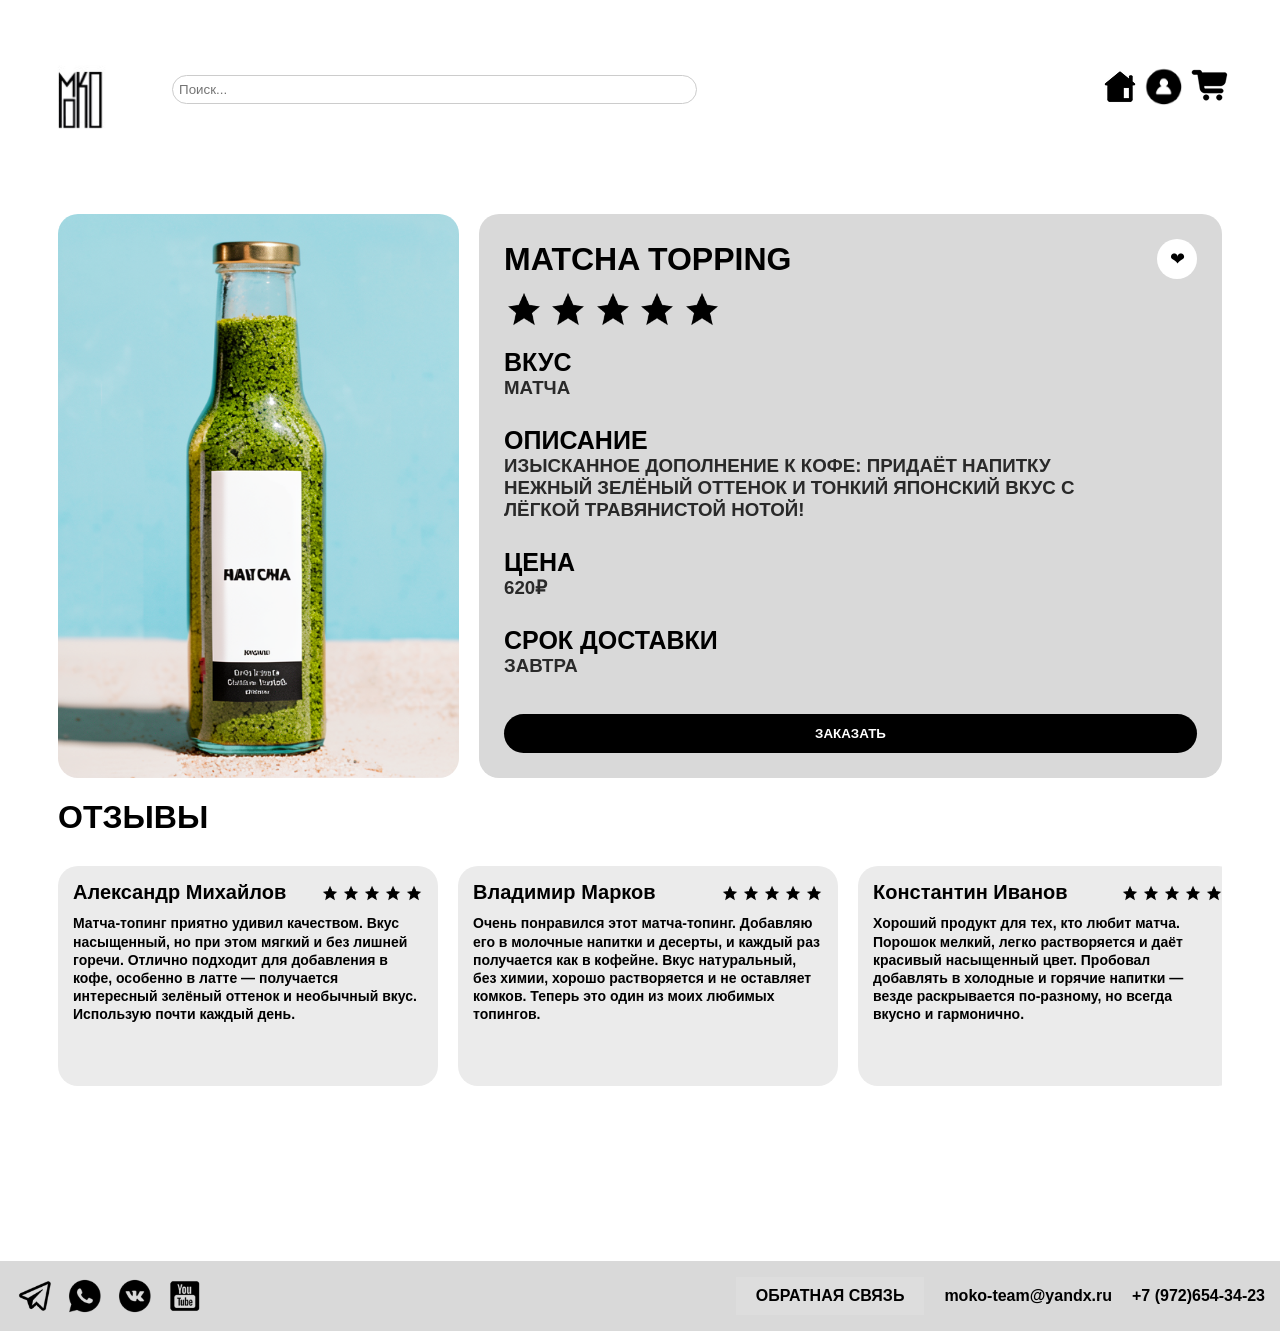
<file: карточка товара матча.html>
<!DOCTYPE html>
<html lang="ru">
<head>
    <meta charset="UTF-8">
    <title>Карточка товара</title>
    <link rel="stylesheet" href="css/style-kart.css">
</head>
<body>
    <header class="header">
    <div class="logo">
        <img src= "img/logo.jpg">
    </div>

    <div class="search">
        <input type="text" placeholder="Поиск...">
    </div>
    <div class="icons">
          <a href="index.html" class="icon">
            <img src="img/Home.png" alt="Главная"></a>
          
                  <a href="личный кабинет.html" class="icon">
                    <img src="img/icon-invert-my-page.png" alt="Личный кабинет"></a>
                
                          <a href="корзина.html" class="icon">
                           <img src="img/corzina.png" alt="Корзина"></a>
    </div> 
</header>
    <main class="main">
  <div class="container">
    <img src="img/new-project (1).png" class="product">

    <div class="box big">
        <div class="top">
            <h1>MATCHA TOPPING</h1>
            <button class="fav" onclick="this.classList.toggle('active')">❤</button>
        </div>

        <div class="stars">
            <img src="img/1041988.png">
            <img src="img/1041988.png">
            <img src="img/1041988.png">
            <img src="img/1041988.png">
            <img src="img/1041988.png">
        </div>

        <p>ВКУС</p>
        <h3>МАТЧА</h3>

        <p>ОПИСАНИЕ</p>
        <h3 class="desc">
            ИЗЫСКАННОЕ ДОПОЛНЕНИЕ К КОФЕ: ПРИДАЁТ НАПИТКУ НЕЖНЫЙ ЗЕЛЁНЫЙ ОТТЕНОК И ТОНКИЙ ЯПОНСКИЙ ВКУС С ЛЁГКОЙ ТРАВЯНИСТОЙ НОТОЙ!
        </h3>

        <p>ЦЕНА</p>
        <h3>620₽</h3>

        <p>СРОК ДОСТАВКИ</p>
        <h3>ЗАВТРА</h3>

        <button class="order-btn">ЗАКАЗАТЬ</button>
    </div>
</div>
<h1>ОТЗЫВЫ</h1>

<div class="reviews">
    <div class="review">
        <div class="review-header">
            <h4 class="review-name">Александр Михайлов</h4>

            <div class="review-stars">
                <img src="img/1041988.png">
                <img src="img/1041988.png">
                <img src="img/1041988.png">
                <img src="img/1041988.png">
                <img src="img/1041988.png">
            </div>
        </div>

        <p class="review-text">
            Матча-топинг приятно удивил качеством. Вкус насыщенный, но при этом мягкий и без лишней горечи. Отлично подходит для добавления в кофе, особенно в латте — получается интересный зелёный оттенок и необычный вкус. Использую почти каждый день.
        </p>
    </div>

    <div class="review">
        <div class="review-header">
            <h4 class="review-name">Владимир Марков</h4>

            <div class="review-stars">
                <img src="img/1041988.png">
                <img src="img/1041988.png">
                <img src="img/1041988.png">
                <img src="img/1041988.png">
                <img src="img/1041988.png">
            </div>
        </div>

        <p class="review-text">
           Очень понравился этот матча-топинг. Добавляю его в молочные напитки и десерты, и каждый раз получается как в кофейне. Вкус натуральный, без химии, хорошо растворяется и не оставляет комков. Теперь это один из моих любимых топингов.
        </p>
    </div>

    <div class="review">
        <div class="review-header">
            <h4 class="review-name">Константин Иванов</h4>

            <div class="review-stars">
                <img src="img/1041988.png">
                <img src="img/1041988.png">
                <img src="img/1041988.png">
                <img src="img/1041988.png">
                <img src="img/1041988.png">
            </div>
        </div>

        <p class="review-text">
           Хороший продукт для тех, кто любит матча. Порошок мелкий, легко растворяется и даёт красивый насыщенный цвет. Пробовал добавлять в холодные и горячие напитки — везде раскрывается по-разному, но всегда вкусно и гармонично.
        </p>
    </div>

    <div class="review">
        <div class="review-header">
            <h4 class="review-name">Валерия Казанцева</h4>

            <div class="review-stars">
                <img src="img/1041988.png">
                <img src="img/1041988.png">
                <img src="img/1041988.png">
                <img src="img/1041988.png">
                <img src="img/1041988.png">
            </div>
        </div>

        <p class="review-text">
            Использую матча-топинг в выпечке и десертах. Особенно нравится добавлять его в чизкейк и бисквиты — вкус становится более необычным и изысканным. Цвет тоже очень красивый, насыщенно зелёный. Гости всегда спрашивают, что это за вкус.
            </p>
    </div>
</div>
</div>
</div>
    </main>   
<footer class="footer">
    <div class="footer-content">
        <div class="social">
        <img src= "img/TelegramApp.png" class="iconfooter">
        <img src= "img/WhatsApp.png" class="iconfooter">
        <img src= "img/VKCircled.png" class="iconfooter">
        <img src= "img/YouTubeSquared.png" class="iconfooter">
        </div>

        <div class="contact">
           <p class="copy" onclick="openFeedback()">ОБРАТНАЯ СВЯЗЬ</p>
           <a href="moko-team@yandx.ru">moko-team@yandx.ru</a>
           <a href="+7 (972)654-34-23">+7 (972)654-34-23</a>
        </div>
    </div>
</footer>
<div class="feedback-modal" id="feedbackModal">
    <div class="feedback-content">
        <h2>ОБРАТНАЯ СВЯЗЬ</h2>
        <input type="text" placeholder="Ваше имя">
        <input type="email" placeholder="Email">
        <textarea placeholder="Ваше сообщение"></textarea>
        <button class="send-btn" onclick="sendFeedback()">ОТПРАВИТЬ</button>
    </div>
</div>
<script>
function openFeedback() {
    document.getElementById("feedbackModal").classList.add("active");
}

function sendFeedback() {
    document.getElementById("feedbackModal").classList.remove("active");
}

document.getElementById("feedbackModal").addEventListener("click", function(e) {
    if (e.target === this) {
        this.classList.remove("active");
    }
});
</script>
</body>
</html>
</file>
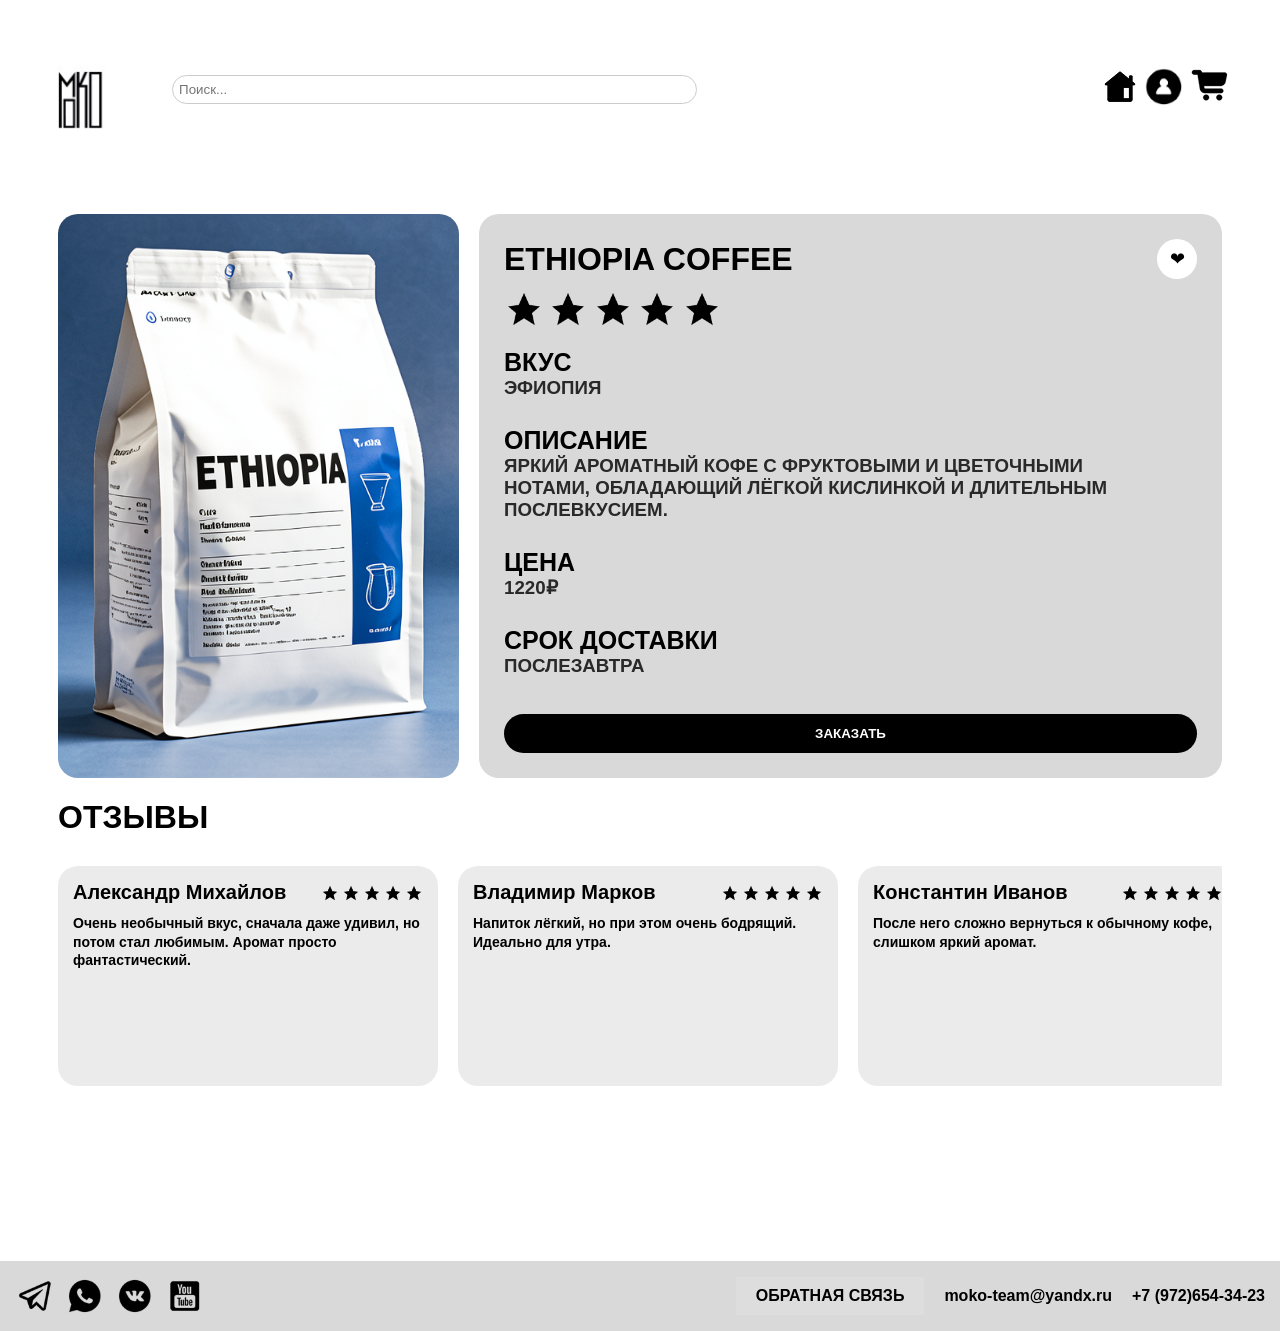
<file: карточка товара эфиопия.html>
<!DOCTYPE html>
<html lang="ru">
<head>
    <meta charset="UTF-8">
    <title>Карточка товара</title>
    <link rel="stylesheet" href="css/style-kart — efiopia.css">
</head>
<body>
    <header class="header">
    <div class="logo">
        <img src= "img/logo.jpg">
    </div>

    <div class="search">
        <input type="text" placeholder="Поиск...">
    </div>
    <div class="icons">
          <a href="index.html" class="icon">
            <img src="img/Home.png" alt="Главная"></a>
          
                  <a href="личный кабинет.html" class="icon">
                    <img src="img/icon-invert-my-page.png" alt="Личный кабинет"></a>
                
                          <a href="корзина.html" class="icon">
                           <img src="img/corzina.png" alt="Корзина"></a>
    </div> 
</header>
    <main class="main">
  <div class="container">
    <img src="img/new-project.png" class="product">

    <div class="box big">
        <div class="top">
            <h1>ETHIOPIA COFFEE</h1>
            <button class="fav" onclick="this.classList.toggle('active')">❤</button>
        </div>

        <div class="stars">
            <img src="img/1041988.png">
            <img src="img/1041988.png">
            <img src="img/1041988.png">
            <img src="img/1041988.png">
            <img src="img/1041988.png">
        </div>

        <p>ВКУС</p>
        <h3>ЭФИОПИЯ</h3>

        <p>ОПИСАНИЕ</p>
        <h3 class="desc">
            ЯРКИЙ АРОМАТНЫЙ КОФЕ С ФРУКТОВЫМИ И ЦВЕТОЧНЫМИ НОТАМИ, ОБЛАДАЮЩИЙ ЛЁГКОЙ КИСЛИНКОЙ И ДЛИТЕЛЬНЫМ ПОСЛЕВКУСИЕМ.</h3>

        <p>ЦЕНА</p>
        <h3>1220₽</h3>

        <p>СРОК ДОСТАВКИ</p>
        <h3>ПОСЛЕЗАВТРА</h3>

        <button class="order-btn">ЗАКАЗАТЬ</button>
    </div>
</div>
<h1>ОТЗЫВЫ</h1>

<div class="reviews">
    <div class="review">
        <div class="review-header">
            <h4 class="review-name">Александр Михайлов</h4>

            <div class="review-stars">
                <img src="img/1041988.png">
                <img src="img/1041988.png">
                <img src="img/1041988.png">
                <img src="img/1041988.png">
                <img src="img/1041988.png">
            </div>
        </div>

        <p class="review-text">
            Очень необычный вкус, сначала даже удивил, но потом стал любимым. Аромат просто фантастический.
        </p>
    </div>

    <div class="review">
        <div class="review-header">
            <h4 class="review-name">Владимир Марков</h4>

            <div class="review-stars">
                <img src="img/1041988.png">
                <img src="img/1041988.png">
                <img src="img/1041988.png">
                <img src="img/1041988.png">
                <img src="img/1041988.png">
            </div>
        </div>

        <p class="review-text">
          Напиток лёгкий, но при этом очень бодрящий. Идеально для утра.
        </p>
    </div>

    <div class="review">
        <div class="review-header">
            <h4 class="review-name">Константин Иванов</h4>

            <div class="review-stars">
                <img src="img/1041988.png">
                <img src="img/1041988.png">
                <img src="img/1041988.png">
                <img src="img/1041988.png">
                <img src="img/1041988.png">
            </div>
        </div>

        <p class="review-text">
           После него сложно вернуться к обычному кофе, слишком яркий аромат.
        </p>
    </div>

    <div class="review">
        <div class="review-header">
            <h4 class="review-name">Валерия Казанцева</h4>

            <div class="review-stars">
                <img src="img/1041988.png">
                <img src="img/1041988.png">
                <img src="img/1041988.png">
                <img src="img/1041988.png">
                <img src="img/1041988.png">
            </div>
        </div>

        <p class="review-text">
            Отлично раскрывается в альтернативных способах заваривания.
            </p>
    </div>
</div>
</div>
</div>
    </main>   
<footer class="footer">
    <div class="footer-content">
        <div class="social">
        <img src= "img/TelegramApp.png" class="iconfooter">
        <img src= "img/WhatsApp.png" class="iconfooter">
        <img src= "img/VKCircled.png" class="iconfooter">
        <img src= "img/YouTubeSquared.png" class="iconfooter">
        </div>

        <div class="contact">
           <p class="copy" onclick="openFeedback()">ОБРАТНАЯ СВЯЗЬ</p>
           <a href="moko-team@yandx.ru">moko-team@yandx.ru</a>
           <a href="+7 (972)654-34-23">+7 (972)654-34-23</a>
        </div>

    </div>
</footer>
<div class="feedback-modal" id="feedbackModal">
    <div class="feedback-content">
        <h2>ОБРАТНАЯ СВЯЗЬ</h2>
        <input type="text" placeholder="Ваше имя">
        <input type="email" placeholder="Email">
        <textarea placeholder="Ваше сообщение"></textarea>
        <button class="send-btn" onclick="sendFeedback()">ОТПРАВИТЬ</button>
    </div>
</div>
<script>
function openFeedback() {
    document.getElementById("feedbackModal").classList.add("active");
}

function sendFeedback() {
    document.getElementById("feedbackModal").classList.remove("active");
}

document.getElementById("feedbackModal").addEventListener("click", function(e) {
    if (e.target === this) {
        this.classList.remove("active");
    }
});
</script>
</body>
</html>
</file>
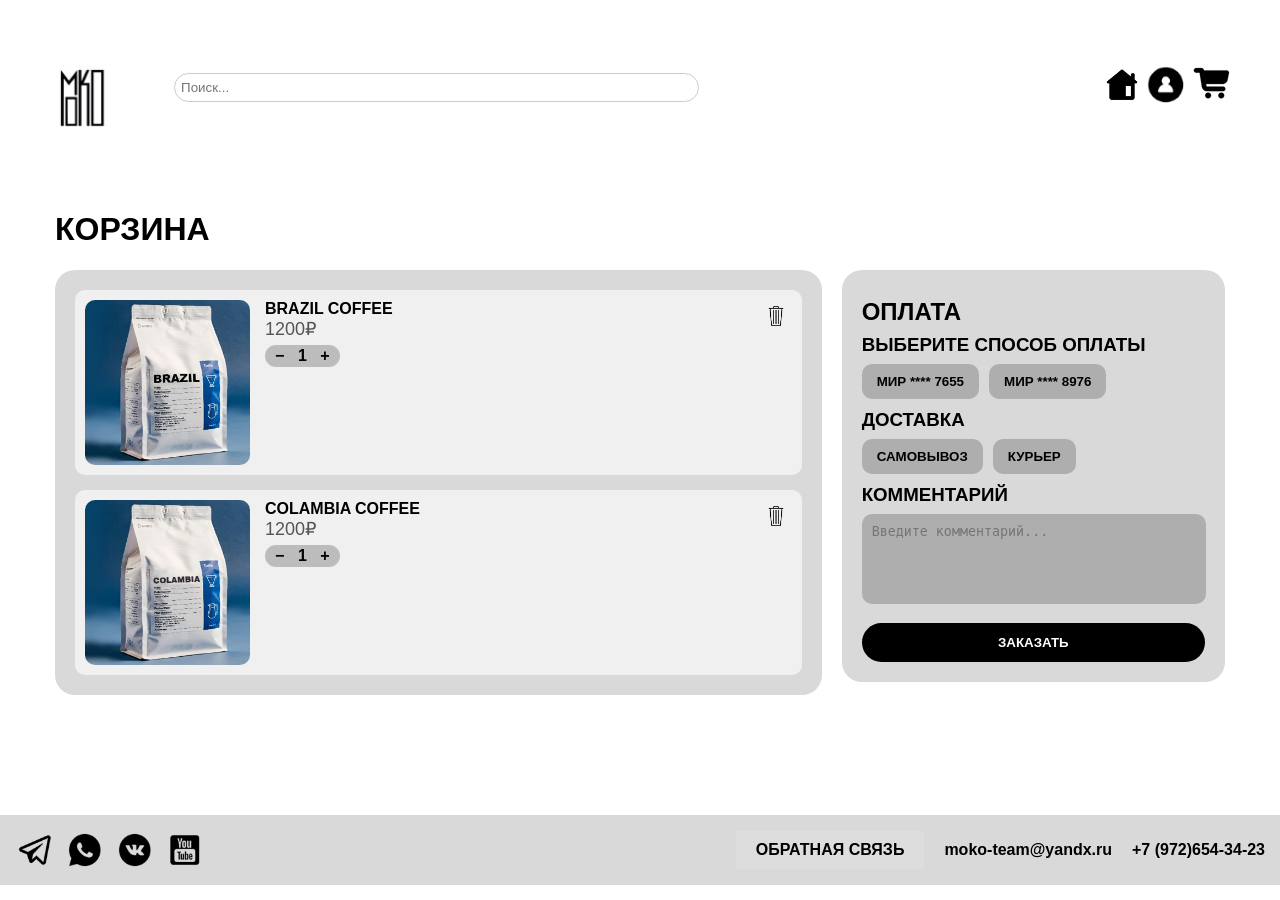
<file: корзина.html>
<!DOCTYPE html>
<html lang="ru">
<head>
    <meta charset="UTF-8">
    <title>Корзина</title>
    <link rel="stylesheet" href="css/style-korzina.css">
</head>
<body>
    <header class="header">
    <div class="logo">
        <img src= "img/logo.jpg">
    </div>

    <div class="search">
        <input type="text" placeholder="Поиск...">
    </div>
    <div class="icons">
          <a href="index.html" class="icon">
            <img src="img/Home.png" alt="Главная"></a>
          
                  <a href="личный кабинет.html" class="icon">
                    <img src="img/icon-invert-my-page.png" alt="Личный кабинет"></a>
                
                          <a href="корзина.html" class="icon">
                           <img src="img/corzina.png" alt="Корзина"></a>
    </div> 
</header>
    <main class="main">
    <h1>КОРЗИНА</h1>
<div class="container">
    <div class="box1">
        <div class="product">
            <img src="img/photo.jpg" class="img">
            <div class="text">
                <button class="cart-but" onclick="removeItem(this)">
                    <img src="img/trash.png" alt="Удалить">
                </button>
                <h4>BRAZIL COFFEE</h4>
                <p class="price">1200₽</p>

                <div class="qty-box">
                    <button class="qty-btn" onclick="changeQty(this, -1)">−</button>
                    <span class="qty">1</span>
                    <button class="qty-btn" onclick="changeQty(this, 1)">+</button>
                </div>
            </div>
        </div>

        <div class="product">
            <img src="img/photo — копия.jpg" class="img">
            <div class="text">
                <button class="cart-but" onclick="removeItem(this)">
                    <img src="img/trash.png" alt="Удалить">
                </button>
                <h4>COLAMBIA COFFEE</h4>
                <p class="price">1200₽</p>

                <div class="qty-box">
                    <button class="qty-btn" onclick="changeQty(this, -1)">−</button>
                    <span class="qty">1</span>
                    <button class="qty-btn" onclick="changeQty(this, 1)">+</button>
                </div>
            </div>
        </div>
    </div>

    <div class="box2">
        <h2>ОПЛАТА</h2>

        <h3>ВЫБЕРИТЕ СПОСОБ ОПЛАТЫ</h3>
        <div class="pay-methods">
            <button class="pay-btn">МИР **** 7655</button>
            <button class="pay-btn">МИР **** 8976</button>
        </div>

        <h3>ДОСТАВКА</h3>
        <div class="delivery">
            <button class="del-btn">САМОВЫВОЗ</button>
            <button class="del-btn">КУРЬЕР</button>
        </div>

        <h3>КОММЕНТАРИЙ</h3>
        <textarea class="comment" placeholder="Введите комментарий..."></textarea>
        <button class="order-btn">ЗАКАЗАТЬ</button>
    </div>

</div>
<div class="success-modal" id="successModal">
    <div class="success-content">
        <h2>УСПЕШНО!</h2>
        <p>Ваш заказ успешно оформлен.</p>
        <button class="close-btn" onclick="closeSuccess()">ОК</button>
    </div>
</div>
    </main>   
<footer class="footer">
    <div class="footer-content">
        <div class="social">
        <img src= "img/TelegramApp.png" class="iconfooter">
        <img src= "img/WhatsApp.png" class="iconfooter">
        <img src= "img/VKCircled.png" class="iconfooter">
        <img src= "img/YouTubeSquared.png" class="iconfooter">
        </div>

        <div class="contact">
           <p class="copy" onclick="openFeedback()">ОБРАТНАЯ СВЯЗЬ</p>
           <a href="moko-team@yandx.ru">moko-team@yandx.ru</a>
           <a href="+7 (972)654-34-23">+7 (972)654-34-23</a>
        </div>

    </div>
</footer>
<div class="feedback-modal" id="feedbackModal">
    <div class="feedback-content">
        <h2>ОБРАТНАЯ СВЯЗЬ</h2>
        <input type="text" placeholder="Ваше имя">
        <input type="email" placeholder="Email">
        <textarea placeholder="Ваше сообщение"></textarea>
        <button class="send-btn" onclick="sendFeedback()">ОТПРАВИТЬ</button>
    </div>
</div>
<script>
function removeItem(btn) {
    const product = btn.closest(".product");
    if (product) product.remove();
}
</script>

<script>
function changeQty(btn, delta) {
    const box = btn.parentElement;
    const qtyEl = box.querySelector(".qty");

    let value = parseInt(qtyEl.textContent);
    value += delta;

    if (value < 1) value = 1;

    qtyEl.textContent = value;
}
</script>

<script>
const payButtons = document.querySelectorAll('.pay-btn');
payButtons.forEach(btn => {
    btn.addEventListener('click', () => {
        payButtons.forEach(b => b.classList.remove('active'));
        btn.classList.add('active');
    });
});
</script>

<script>
const delButtons = document.querySelectorAll('.del-btn');
delButtons.forEach(btn => {
    btn.addEventListener('click', () => {
        delButtons.forEach(b => b.classList.remove('active'));
        btn.classList.add('active');
    });
});
</script>

<script>
function showSuccess() {
    document.getElementById("successModal").classList.add("active");
}

function closeSuccess() {
    document.getElementById("successModal").classList.remove("active");
}

document.querySelector(".order-btn").addEventListener("click", function () {
    showSuccess();
});
</script>

<script>
function openFeedback() {
    document.getElementById("feedbackModal").classList.add("active");
}

function sendFeedback() {
    document.getElementById("feedbackModal").classList.remove("active");
}

document.getElementById("feedbackModal").addEventListener("click", function (e) {
    if (e.target === this) {
        this.classList.remove("active");
    }
});
</script>
</body>
</html>
</file>
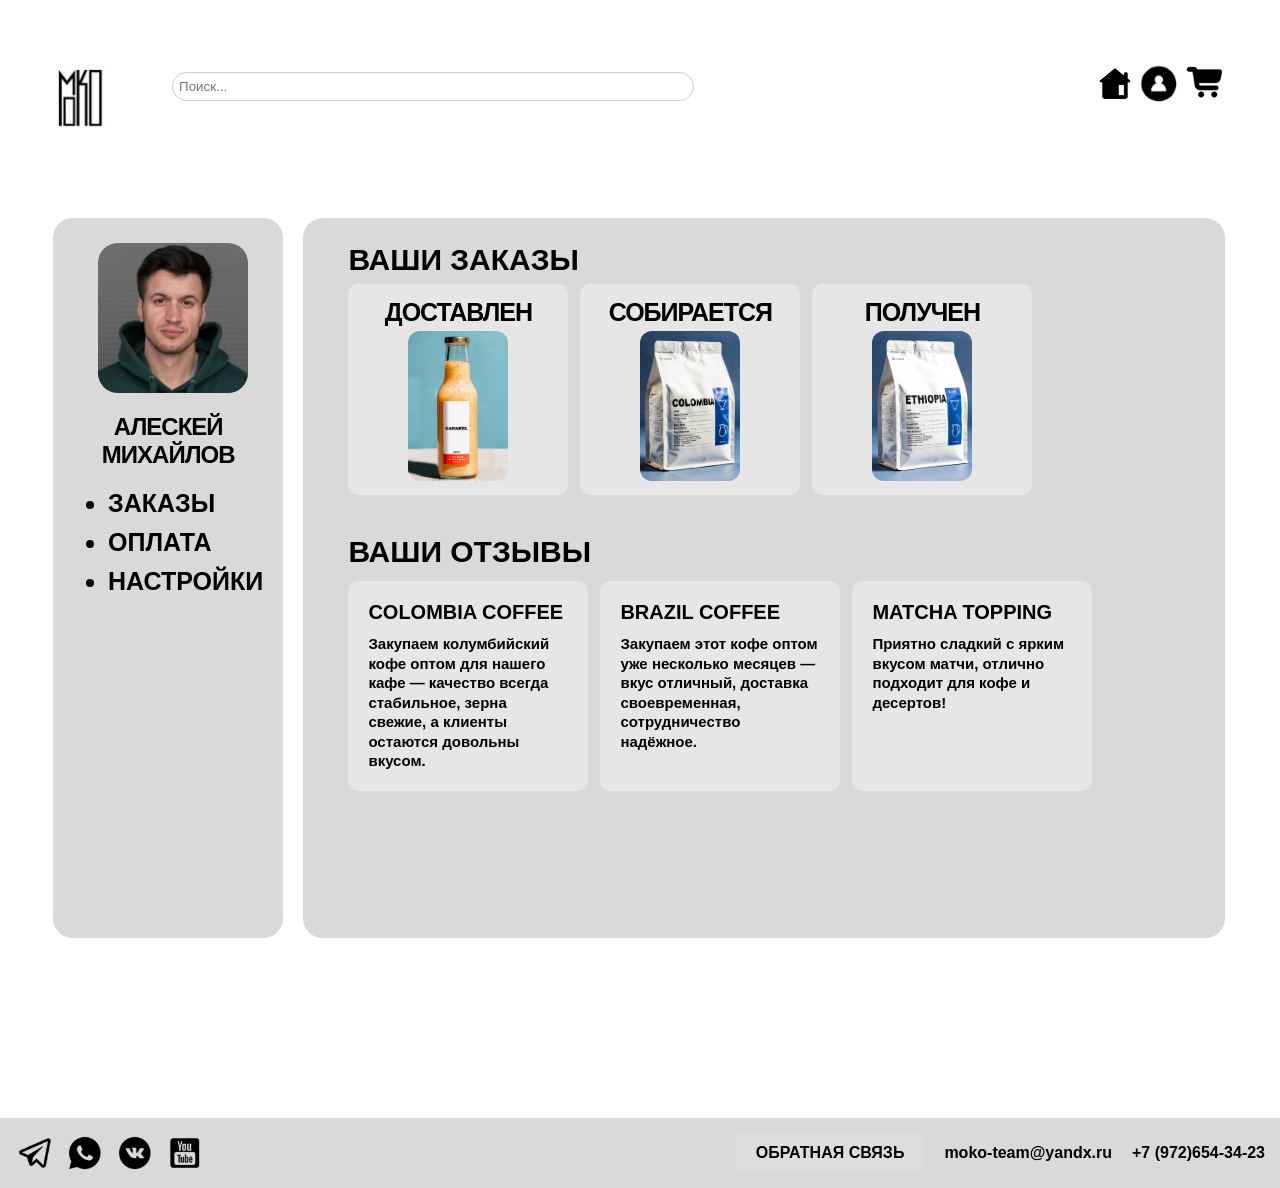
<file: личный кабинет.html>
<!DOCTYPE html>
<html lang="ru">
<head>
    <meta charset="UTF-8">
    <title>Личный кабинет</title>
    <link rel="stylesheet" href="css/style-lk.css">
</head>
<body>
    <header class="header">
    <div class="logo">
        <img src= "img/logo.jpg">
    </div>

    <div class="search">
        <input type="text" placeholder="Поиск...">
    </div>
    <div class="icons">
          <a href="index.html" class="icon">
            <img src="img/Home.png" alt="Главная"></a>
          
                  <a href="личный кабинет.html" class="icon">
                    <img src="img/icon-invert-my-page.png" alt="Личный кабинет"></a>
                
                          <a href="корзина.html" class="icon">
                           <img src="img/corzina.png" alt="Корзина"></a>
    </div> 
</header>
    <main class="main">
     <div class="container">
        <div class="box small">
            <img src="img/Rectangle101.jpg" class="ava">
            <h2>АЛЕСКЕЙ МИХАЙЛОВ</h2>
            <ul class="menu">
                <li>ЗАКАЗЫ</li>
                <li>ОПЛАТА</li>
                <li>НАСТРОЙКИ</li>
            </ul>
        </div>
    
    <div class="box big">
    <p>ВАШИ ЗАКАЗЫ</p>
    <div class="container2">
        <div class="box3">
            <h2>ДОСТАВЛЕН</h2>
            <img src="img/new-project (2).png" alt="">
        </div>

        <div class="box4">
            <h2>СОБИРАЕТСЯ</h2>
            <img src="img/new-project (3).png" alt="">
        </div>

        <div class="box5">
            <h2>ПОЛУЧЕН</h2>
            <img src="img/new-project.png" alt="">
        </div>
    </div>

    <p>ВАШИ ОТЗЫВЫ</p>
 <div class="conteiner3">
    <div class="box6 card">
        <h3 class="title" >COLOMBIA COFFEE</h3>
        <h4 class="desc">Закупаем колумбийский кофе оптом для нашего кафе — качество всегда стабильное, зерна свежие, а клиенты остаются довольны вкусом.</h4>
    </div>

    <div class="box7 card">
        <h3 class="title">BRAZIL COFFEE</h3>
        <h4 class="desc">Закупаем этот кофе оптом уже несколько месяцев — вкус отличный, доставка своевременная, сотрудничество надёжное.</h4>
    </div>

    <div class="box8 card">
        <h3 class="title">MATCHA TOPPING</h3>
        <h4 class="desc">Приятно сладкий с ярким вкусом матчи, отлично подходит для кофе и десертов!</h4>
    </div>
 </div>
</div>
    </main>   
    <footer class="footer">
        <div class="footer-content">
            <div class="social">
                <img src= "img/TelegramApp.png" class="iconfooter">
                <img src= "img/WhatsApp.png" class="iconfooter">
                <img src= "img/VKCircled.png" class="iconfooter">
                <img src= "img/YouTubeSquared.png" class="iconfooter">
            </div>

            <div class="contact">
                <p class="copy" onclick="openFeedback()">ОБРАТНАЯ СВЯЗЬ</p>
                <a href="moko-team@yandx.ru">moko-team@yandx.ru</a>
                <a href="+7 (972)654-34-23">+7 (972)654-34-23</a>
            </div>
        </div>
</footer>
    <div class="feedback-modal" id="feedbackModal">
        <div class="feedback-content">
            <h2>ОБРАТНАЯ СВЯЗЬ</h2>
            <input type="text" placeholder="Ваше имя">
            <input type="email" placeholder="Email">
            <textarea placeholder="Ваше сообщение"></textarea>
            <button class="send-btn" onclick="sendFeedback()">ОТПРАВИТЬ</button>
        </div>
    </div>
<script>
function openFeedback() {
    document.getElementById("feedbackModal").classList.add("active");
}

function sendFeedback() {
    document.getElementById("feedbackModal").classList.remove("active");
}

document.getElementById("feedbackModal").addEventListener("click", function(e) {
    if (e.target === this) {
        this.classList.remove("active");
    }
});
</script>
</body>
</html>
</file>
<file: css/styleглавная.css>
body {
    margin: 0;
    font-family: 'Fira Sans Extra Condensed', sans-serif;
    background-color: #ffffff;
}
.header {
    display: flex;
    align-items: flex-start;    
    padding: 40px 20px;         
    position: relative;
    background-image: url("../img/background.png"); 
    background-size: cover;
    background-position: center;
    background-repeat: no-repeat;
    color: white;
    height: 800px;           
    flex-wrap: wrap;  
}         
.no-underline {
    text-decoration: none; 
}
.h1hero {
    position: absolute;
    bottom: 170px;
    left: 44px;
    line-height: 0.8;
    font-size: 80px;
}
.header h2{
    position: absolute;
    bottom: 90px;
    left: 44px;
}
.icons{
    margin-top: 20px;
    margin-right: 30px;
}
.logo img {
    height: 70px;
    margin-top: 30px;           
    margin-left: 30px;        
}
.main {
    padding: 0 40px 40px;
}
.link{
    position: absolute;
    top: 63px; 
    right: 340px;  
    gap: 20px;
    display: flex; 
}
.text-link2 {
    color: white;          
    text-decoration: none;     
    cursor: pointer;
    font-size: 30px;   
    font-weight: 700px;         
}
.text-link1 {
    color: white;           
    text-decoration: none;    
    cursor: pointer;      
    font-size: 30px;    
    font-weight: 500px;  
}
.search {
    flex: 1;
    display: flex;
    justify-content: flex-start; 
    margin-top: 11px;          
    padding-left: 60px;        
}
.search input {
    width: 55%;
    padding: 6px;
    border-radius: 20px;
    border: 1px solid #ccc;
    margin-top: 20px;  
}
.box-container {
    width: 100%; 
    display: flex;
    justify-content: center;
    align-items: flex-start;
    gap: 20px;
    flex-wrap: wrap;
}
.box1, .box2 {
    width: 300px;
    height: 300px;
    background-color: #024A8D;
    border-radius: 20px;
    color: white;
    display: flex;              
    flex-direction: column;     
    justify-content: flex-start;
    padding: 20px;              
    font-size: 18px;
}
.conteiner {
    display: flex;
    justify-content: center;    
    align-items: flex-start;    
    gap: 40px;                 
    margin: 50px 0;   
}
.conteiner1 {
    display: flex;                
    justify-content: center;       
    gap: 40px;                
    padding: 0 20px;            
    margin: 50px 0;              
}
.box3, .box4, .box5, .box6{
    width: 210px;                    
    height: 300px;                   
    background-color: #EBEBEB;       
    border-radius: 20px;   
    padding: 15px
}
.box3 h3,
.box4 h3,
.box5 h3,
.box6 h3 {
    padding: 10px 0px;
} 
.box3 h4,
.box4 h4,
.box5 h4,
.box6 h4 {
    font-size: 24px;    
    padding: 5px 0;    
    margin: 0;     
} 
.box7{
    width: 100%;
    background-color: #024A8D;
    height: 180px;
    font-size: 30px;
    color: white;
    text-align: center;
    display: flex;
    align-items: center;
    justify-content: center;
    line-height: 1;
    padding: 10px 50px;
    margin: 50px 0;   
    box-sizing: border-box; 
}
.container3 {
    display: flex;
    flex-direction: column;
    gap: 10px;              
     
}
.conteinerbox8{
    display: flex;
    flex-direction: column;
    align-items: center;   
    justify-content: center; 
    padding: 20px;
    text-align: center;
}
.small-boxes {
    display: grid;
    grid-template-columns: repeat(3, 1fr); 
    grid-template-rows: repeat(2, 300px);  
    gap: 20px;
    padding: 0 100px; 
    padding-top: 40px;
}
.box8, .box9, .box10, .box11 {
    height: 300px;
    background-color: #EBEBEB;
    border-radius: 20px;
    display: flex;
    align-items: flex-start;
}
.box10 {
    padding-left: 14px;
}
.psmall-boxes{
    font-size: 150px;
    text-align: center;
    font-weight: 420;
    padding: 3px; 
    margin: 0; 
    line-height: 1;
}
.p4small-boxes{
    text-align: center;
    align-self: center;
    font-size: 30px;
    margin: 0;
    margin-top: 5px;
    line-height: 0.9; 
    font-weight: 500;
}
.box12 {
    background-color: #EBEBEB;
    border-radius: 20px;
    grid-column: 3 / 4; 
    grid-row: 1 / 3;  
    display: flex;
    justify-content: center;   
}
.box13{
    width: 100%;
    background-color: #024A8D;
    height: 190px;
    font-size: 30px;
    color: white;
    text-align: center;
    display: flex;
    align-items: center;
    justify-content: center;
    line-height: 1;
    margin: 65px 0 0;   
    padding: 10px 50px;
    box-sizing: border-box; 
}
.box14{
    width: 100%;
    height: 450px;
    color: black;
    text-align: center;
    display: flex;
    justify-content: center;
    line-height: 1;
    padding: 20px 50px;
    box-sizing: border-box;
    background-color: #EBEBEB;
}
.conteiner5 {
    display: flex;              
    gap: 20px;                 
    margin-right: 50px;
    margin-left: 50px;    
    margin-top: 20px;      
    overflow-x: auto;       
    padding: 20px 50px;     
    scroll-snap-type: x mandatory;   
}
.group90{
    width: 1100px;
    height: auto;
}
.order-block{
    display: flex;
    flex-direction: column; 
    align-items: center;   
    gap: 50px;            
}
.box15, .box16, .box17, .box18{
    width: 550px;
    height: 350px;
    padding: 10px 7px;
    border-radius: 20px; 
    background-color: #EBEBEB;
    min-width: 300px;  
    flex-shrink: 0; 
    scroll-snap-align: start;
}
.conteiner4 {
    margin-left: 50px;
    margin-bottom: 75px;
    width: 1200px;
    margin-top: 20px;
    display: flex;    
    flex-direction: column; 
    gap: 20px;          
}
.box19, .box20, .box21, .box22, .box23, .box24{
    background-color: #EBEBEB;
    border-radius: 20px;
    padding: 10px 7px;
}
.h4boldconteiner4{
    font-weight: bold;
    color: black;
    padding-left: 15px;
    padding-top: 7px;
    text-align: left;
}
.h4conteiner4{
    color: black;
    padding-left: 15px;
    padding-top: 1px;
    text-align: left;
    font-weight: 500; 
    margin-top: 10px;
}
.review-img{
    width: 40px;
    height: 40px;
    padding-top: 15px;
}
.photo{
    gap:1px;
    padding-left: 30px;
    display: flex;    
}
h1 {
    font-size: 70px;
    margin: 1px 0;
    font-weight: 500;
    display: flex; 
    margin-top: 40px;            
    padding-left: 50px; 
}
h2 {
    font-size: 40px;
    font-weight: 500;
    margin: 5px 5px;
}
h3 {
    font-size: 30px;
    margin: 10px 20px;
    text-align: center;
    line-height: 1;
    font-weight: 500;
}
h4 {
    font-size: 25px;
    font-weight: 500;
    margin: 10px 20px;
    text-align: center;
    line-height: 1;
    color: #3A3A3A
}
.box1 h2 {
    margin-left: 20px;
    margin-top: 30px;
}
.box2 h2 {
    margin-left: 20px;
    margin-top: 30px;
}
.ul, li {
    font-size: 25px;     
}
.button {
    font-family: Fira Sans Extra Condensed, sans-serif; 
    font-size: 19px;
    font-weight: bold;        
    width: 300px;     
    height: 50px;
    padding: 12px 20px;       
    height: 50px;             
    background-color: white;
    color: #0160c0;
    border: none;
    border-radius: 25px;      
    cursor: pointer;
    display: block;           
    margin: 30px auto 0 auto;
}
.box2 button{
    margin: 60px auto 0 auto;
}
.button:hover {
    background-color: #0160c0;
    color: white;
}
.footer {
    width: 800px; 
    width: 100%;           
    background-color: #D9D9D9;
}
.footer-content {
    display: flex;
    justify-content: space-between; 
    align-items: center; 
    padding: 15px;
    font-weight: bold;
}
.social {
    display: flex;
    gap: 10px; 
}
.iconfooter {
    width: 40px;
    height: 40px;
}
.contact {
    display: flex;
    gap: 20px;
    align-items: center; 
}
.copy {
    padding: 10px 20px;
    background-color: #ddd;
    border: none;
    cursor: pointer;
    font-size: 16px;
    font-weight: bold;
    margin: 0; 
}
.copy:hover {
    background-color: #ccc;
}
.contact a {
    text-decoration: none;
    color: black;
}
.feedback-modal {
    position: fixed;
    top: 0;
    left: 0;
    width: 100vw;
    height: 100vh;
    background: rgba(0, 0, 0, 0.5);
    display: flex;
    justify-content: center;
    align-items: center;
    opacity: 0;
    pointer-events: none;
    transition: opacity 0.3s ease;
    z-index: 999999; 
}
.feedback-modal.active {
    opacity: 1;
    pointer-events: all;
}
.feedback-content {
    background: #fff;
    padding: 30px;
    border-radius: 15px;
    width: 350px;
    max-width: 90%;
    display: flex;
    flex-direction: column;
    gap: 15px;
    transform: translateY(-30px);
    transition: transform 0.3s ease;
    z-index: 1000000; 
}
.feedback-modal.active .feedback-content {
    transform: translateY(0);
}
.feedback-content h2 {
    font-size: 22px;
    margin: 0;
    text-align: center;
}
.feedback-content input,
.feedback-content textarea {
    padding: 10px;
    border-radius: 10px;
    border: 1px solid #ccc;
    font-size: 14px;
    font-family: inherit;
}
.feedback-content textarea {
    resize: none;
    height: 80px;
}
.send-btn {
    background: black;
    color: white;
    padding: 10px;
    border: none;
    border-radius: 20px;
    cursor: pointer;
    font-weight: bold;
    transition: 0.2s;
}
.send-btn:hover {
    background: #333;
}
</file>
<file: css/styleкаталог.css>
body {
    margin: 0;
    font-family: 'Fira Sans Extra Condensed', sans-serif;
    background-color: #ffffff;
}
.header {
    display: flex;
    align-items: flex-start;    
    padding: 40px 20px;         
    position: relative;
    background-size: cover;
    background-position: center;
    background-repeat: no-repeat;
    color: white;
    flex-wrap: wrap;  
}         
.h1hero {
    position: absolute;
    bottom: 170px;
    left: 44px;
    line-height: 0.8;
    font-size: 80px;
}
.header h2{
    position: absolute;
    bottom: 90px;
    left: 44px;
}
.search {
    flex: 1;
    display: flex;
    justify-content: flex-start; 
    margin-top: 11px;          
    padding-left: 60px;        
}
.search input {
    width: 55%;
    padding: 6px;
    border-radius: 20px;
    border: 1px solid #ccc;
    margin-top: 20px;  
}
.icons{
    margin-top: 20px;
    margin-right: 30px;
}
.logo img {
    height: 70px;
    margin-top: 23px;           
    margin-left: 30px;        
}
.main {
    padding-left: 30px;
    padding-right: 30px;
    padding-bottom: 140px;
    margin-top: -30px; 
}
.conteiner1{
    display: grid;
    grid-template-rows: auto auto 1fr; 
    row-gap: 15px;
}
.products {
    display: grid;
    grid-template-columns: repeat(4, 280px);
    gap: 20px;
    justify-content: center;
}
.product1 {
    margin: 0;
    padding: 0;
    display: flex;
    justify-content: center;
    align-items: center;
    border-radius: 20px;
}
.product1 img {
    width: 100%;
    height: 100%;
    height: auto;
    display: block;
    border-radius: 20px;
}
.card {
    position: relative;
}
.fav {
    position: absolute;
    top: 10px;
    right: 10px;
    width: 35px;
    height: 35px;
    border-radius: 50%;
    background: white;
    border: none;
    cursor: pointer;
    transition: 0.3s;
}
.fav.active {
    background: #00305e;
    color: white;
}
.cart {
    position: absolute;
    bottom: 10px;
    left: 50%;
    transform: translateX(-50%);
    background: #024A8D;
    color: white;
    border: none;
    border-radius: 20px;
    padding: 3px 90px;
    cursor: pointer;
    white-space: nowrap;
    font-family: 'Fira Sans Extra Condensed', sans-serif;
    font-size: 20px;
    font-weight: 500;
}
.cart:active {
    background: #012f5a; 
}
.extra {
    position: absolute;
    bottom: 10px;
    left: 80%;
    transform: translateX(-50%);
    width: 40px;
    height: 40px;
    border-radius: 50%;
    background: white;
    border: none;
    cursor: pointer;
}
.counter {
    position: absolute;
    bottom: 50px;
    left: 50%;
    transform: translateX(-50%);
    width: 265px;    
    height: 30px;    
    display: flex;
    align-items: center;
    justify-content: space-between;
    background: white;
    border: 2px solid black;
    border-radius: 20px;
    box-sizing: border-box;
    font-family: 'Fira Sans Extra Condensed', sans-serif;
}
.counter button {
    background: transparent;
    border: none;
    font-size: 18px;
    cursor: pointer;
    color: black;
}
.count {
    font-size: 16px;
    font-weight: 500;
}
.box1{
    max-width: 1180px;
    width: 100%;
    margin: 0 auto;
    font-size: 30px;
    height: 56px;
    padding: 8px;
    background-color: #024A8D;  
    color: white;
    font-weight: 500px;
    border-radius: 20px;      
    display: flex;
    align-items: center;
    justify-content: center;
}
.filters {
    max-width: 1230px;
    margin: 0 auto;
    padding: 0 30px;
    display: flex;
    flex-wrap: wrap;
    gap: 21px;
    justify-content: center;
}
.filter-btn {
    font-family: 'Fira Sans Extra Condensed', sans-serif;
    font-weight: 500;
    background-color: #d9d9d9;
    border: none;
    border-radius: 50px;
    padding: 10px 20px;
    font-size: 26px;
    cursor: pointer;
}
.filter-btn:hover {
    background-color: #B2B2B2;
    color: black;
}
.filter-btn:active {
    background-color: #7D7D7D;
    color: black;
}
.link{
    position: absolute;
    top: 40px; 
    right: 340px;  
    gap: 20px;
    display: flex; 
}
.text-link2 {
    color: white;          
    text-decoration: none;     
    cursor: pointer;
    font-size: 30px;   
    font-weight: 700px;         
}
.text-link1 {
    color: white;           
    text-decoration: none;    
    cursor: pointer;      
    font-size: 30px;    
    font-weight: 500px;  
}
.footer {
    width: 800px; 
    width: 100%;           
    background-color: #D9D9D9;
}
.footer-content {
    display: flex;
    justify-content: space-between; 
    align-items: center; 
    padding: 15px;
    font-weight: bold;
}
.social {
    display: flex;
    gap: 10px; 
}
.iconfooter {
    width: 40px;
    height: 40px;
}
.contact {
    display: flex;
    gap: 20px;
    align-items: center; 
}
.copy {
    padding: 10px 20px;
    background-color: #ddd;
    border: none;
    cursor: pointer;
    font-size: 16px;
    font-weight: bold;
    margin: 0; 
}
.copy:hover {
    background-color: #ccc;
}
.contact a {
    text-decoration: none;
    color: black;
}
.feedback-modal {
    position: fixed;
    top: 0;
    left: 0;
    width: 100%;
    height: 100%;
    background: rgba(0,0,0,0.5); 
    display: flex;
    justify-content: center;
    align-items: center;
    opacity: 0;
    pointer-events: none;
    transition: opacity 0.3s ease;
    z-index: 99999; 
}
.feedback-modal.active {
    opacity: 1;
    pointer-events: all;
}
.feedback-content {
    background: #fff;
    padding: 25px;
    border-radius: 15px;
    width: 320px;
    display: flex;
    flex-direction: column;
    gap: 12px;
    transform: translateY(-30px);
    transition: transform 0.3s ease;
}
.feedback-modal.active .feedback-content {
    transform: translateY(0);
}
.feedback-content h2 {
    font-size: 22px;
    margin: 0;
    text-align: center;
}
.feedback-content input,
.feedback-content textarea {
    padding: 10px;
    border-radius: 10px;
    border: 1px solid #ccc;
    font-family: inherit;
    font-size: 14px;
}
.feedback-content textarea {
    resize: none;
    height: 80px;
}
.send-btn {
    background: black;
    color: white;
    padding: 10px;
    border: none;
    border-radius: 20px;
    cursor: pointer;
    font-weight: bold;
    transition: 0.2s;
}
.send-btn:hover {
    background: #333;
}
.filter-btn {
    font-family: 'Fira Sans Extra Condensed', sans-serif;
    font-weight: bold; 
    background-color: #d9d9d9;
    border: none;
    border-radius: 50px;
    padding: 10px 20px;
    font-size: 26px;
    cursor: pointer;
    transition: background-color 0.3s, color 0.3s;
}
.filter-btn:hover {
    background-color: #B2B2B2;
    color: black;
}
.filter-btn.active {
    background-color: #024A8D; 
    color: white;
}
</file>
<file: css/style-kart — caramel.css>
body {
    margin: 0;
    font-family: 'Fira Sans Extra Condensed', sans-serif;
    background-color: #ffffff;
    
}
.header {
    display: flex;
    align-items: center;
    padding: 15px;
}
.search {
    flex: 1;
    display: flex;
    justify-content: flex-start;
    margin-top: 5px;
    padding-left: 60px;
}
.search input {
    width: 55%;
    padding: 6px;
    border-radius: 20px;
    border: 1px solid #ccc;
    margin-top: 20px;
}
.icons {
    margin-top: 20px;
    margin-right: 30px;
}
.logo img {
    height: 70px;
    margin-top: 50px;
    margin-left: 35px;
}
.icon {
    width: 35px;
    height: 35px;
}
.main {
    padding: 40px 58px 150px;
  
}
.container {
    display: grid;
    grid-template-columns: 2fr 1fr;
    gap: 20px;
    align-items: start;
    margin-top: 20px;
}
.social {
    display: flex;
    gap: 10px;
}
.contact {
    display: flex;
    gap: 20px;
    align-items: center;
}
.copy {
    padding: 10px 20px;
    background-color: #ddd;
    border: none;
    cursor: pointer;
    font-size: 16px;
    font-weight: bold;
    margin: 0;
}
.copy:hover {
    background-color: #ccc;
}
.contact a {
    text-decoration: none;
    color: black;
}
.container {
    display: flex;
    justify-content: center;
    gap: 20px;
    margin-top: 20px;
}
.product {
    width: 401px;
    border-radius: 20px;
}
.box {
    background-color: #d9d9d9;
    border-radius: 20px; 
}
.big {
    width: 755px;
    background-color: #d9d9d9;
    border-radius: 20px;
    padding: 25px;
    display: flex;
    flex-direction: column;
    gap: 10px;
}
.top {
    display: flex;
    justify-content: space-between;
    align-items: center;
}
.top h1 {
    margin: 0;
}
.fav {
    width: 40px;
    height: 40px;
    border-radius: 50%;
    border: none;
    cursor: pointer;
    background: white;
    font-size: 18px;
    transition: 0.3s;
}
.fav.active {
    background: #024A8D;
    color: white;
}
.stars img {
    width: 40px; 
}
.big p {
    margin: 5px 0 -10px;
    font-weight: bold;
    font-size: 25px;
}
.big h3 {
    margin: 0;
    font-weight: bold;
    color: #292929;
    margin: 0 0 12px;
}
.desc {
    max-width: 90%;
}
.order-btn {
    margin-top: 15px;
    background: black;
    color: white;
    padding: 12px;
    border: none;
    border-radius: 20px;
    font-weight: bold;
    cursor: pointer;
}
.order-btn:hover {
    background: #333;
}
.feedback-modal.active {
    opacity: 1;
    pointer-events: all;
}
.feedback-content {
    background: #fff;
    padding: 25px;
    border-radius: 15px;
    width: 320px;
    display: flex;
    flex-direction: column;
    gap: 12px;
    transform: translateY(-30px);
    transition: 0.3s ease;
    z-index: 10000;
}
.feedback-modal.active .feedback-content {
    transform: translateY(0);
}
.feedback-content h2 {
    font-size: 22px;
    margin: 0;
    text-align: center;
}
.feedback-content input,
.feedback-content textarea {
    padding: 10px;
    border-radius: 10px;
    border: 1px solid #ccc;
    font-family: inherit;
    font-size: 14px;
}
.feedback-content textarea {
    resize: none;
    height: 80px;
}
.send-btn {
    background: black;
    color: white;
    padding: 10px;
    border: none;
    border-radius: 20px;
    cursor: pointer;
    font-weight: bold;
    transition: 0.2s;
}
.send-btn:hover {
    background: #333;
}
h1 {
    padding-left: 0px;
    margin-bottom: 5px; 
}
.reviews {
    display: flex;
    gap: 20px;
    overflow-x: auto;
    scroll-behavior: smooth;
    scroll-snap-type: x mandatory;
    padding: 25px 50px 20px; 
    margin-top: 0;          
    align-items: flex-start;
}
.review {
    flex: 0 0 380px;
    height: 220px;
    background: #EBEBEB;
    border-radius: 20px;
    padding: 15px; 
    box-sizing: border-box;
    scroll-snap-align: start;
    display: flex;
    flex-direction: column;
    gap: 10px;
}
.review-header {
    display: flex;
    justify-content: space-between;
    align-items: center;
}
.review-name {
    margin: 0;
    font-size: 20px;
    font-weight: 700;
    text-align: left;
}
.review-text {
    margin: 0;
    font-size: 14px;
    font-weight: 700; 
    text-align: left;
    line-height: 1.3;
}
.review-stars {
    display: flex;
    gap: 3px;
}
.review-stars img {
    width: 18px;
    height: 18px;
    object-fit: contain;
}
.reviews::-webkit-scrollbar {
    height: 10px;
}
.reviews::-webkit-scrollbar-track {
    background: transparent;
}
.reviews::-webkit-scrollbar-thumb {
    background: #bbb;
    border-radius: 10px;
}
.footer {
    width: 100%;
    background-color: #D9D9D9;
}
.footer-content {
    display: flex;
    justify-content: space-between;
    align-items: center;
    padding: 15px;
    font-weight: bold;
}
.iconfooter {
    width: 40px;
    height: 40px;
}
.feedback-modal {
    position: fixed;
    top: 0;
    left: 0;
    width: 100%;
    height: 100%;
    background: rgba(0,0,0,0.5);
    display: flex;
    justify-content: center;
    align-items: center;
    opacity: 0;
    pointer-events: none;
    transition: 0.3s ease;
    z-index: 99999;
}
</file>
<file: css/style-kart — colombia.css>
body {
    margin: 0;
    font-family: 'Fira Sans Extra Condensed', sans-serif;
    background-color: #ffffff;
}
.header {
    display: flex;
    align-items: center;
    padding: 15px;
}
.search {
    flex: 1;
    display: flex;
    justify-content: flex-start;
    margin-top: 5px;
    padding-left: 60px;
}
.search input {
    width: 55%;
    padding: 6px;
    border-radius: 20px;
    border: 1px solid #ccc;
    margin-top: 20px;
}
.icons {
    margin-top: 20px;
    margin-right: 30px;
}
.logo img {
    height: 70px;
    margin-top: 50px;
    margin-left: 35px;
}
.icon {
    width: 35px;
    height: 35px;
}
.main {
    padding: 40px 58px 155px; 
}
.social {
    display: flex;
    gap: 10px;
}
.contact {
    display: flex;
    gap: 20px;
    align-items: center;
}
.copy {
    padding: 10px 20px;
    background-color: #ddd;
    border: none;
    cursor: pointer;
    font-size: 16px;
    font-weight: bold;
    margin: 0;
}
.copy:hover {
    background-color: #ccc;
}
.contact a {
    text-decoration: none;
    color: black;
}
.container {
    display: flex;
    justify-content: center;
    gap: 20px;
    margin-top: 20px;
}
.product {
    width: 401px;
    border-radius: 20px;
}
.box {
    background-color: #d9d9d9;
    border-radius: 20px; 
}
.big {
    width: 755px;
    background-color: #d9d9d9;
    border-radius: 20px;
    padding: 25px;
    display: flex;
    flex-direction: column;
    gap: 10px;
}
.top {
    display: flex;
    justify-content: space-between;
    align-items: center;
}
.top h1 {
    margin: 0;
}
.fav {
    width: 40px;
    height: 40px;
    border-radius: 50%;
    border: none;
    cursor: pointer;
    background: white;
    font-size: 18px;
    transition: 0.3s;
}
.fav.active {
    background: #024A8D;
    color: white;
}
.stars img {
    width: 40px; 
}
.big p {
    margin: 5px 0 -10px;
    font-weight: bold;
    font-size: 25px;
}
.big h3 {
    margin: 0;
    font-weight: bold;
    color: #292929;
    margin: 0 0 12px;
}
.desc {
    max-width: 90%;
}
.order-btn {
    margin-top: 15px;
    background: black;
    color: white;
    padding: 12px;
    border: none;
    border-radius: 20px;
    font-weight: bold;
    cursor: pointer;
}
.order-btn:hover {
    background: #333;
}
.feedback-modal.active {
    opacity: 1;
    pointer-events: all;
}
.feedback-content {
    background: #fff;
    padding: 25px;
    border-radius: 15px;
    width: 320px;
    display: flex;
    flex-direction: column;
    gap: 12px;
    transform: translateY(-30px);
    transition: 0.3s ease;
    z-index: 10000;
}
.feedback-modal.active .feedback-content {
    transform: translateY(0);
}
.feedback-content h2 {
    font-size: 22px;
    margin: 0;
    text-align: center;
}
.feedback-content input,
.feedback-content textarea {
    padding: 10px;
    border-radius: 10px;
    border: 1px solid #ccc;
    font-family: inherit;
    font-size: 14px;
}
.feedback-content textarea {
    resize: none;
    height: 80px;
}
.send-btn {
    background: black;
    color: white;
    padding: 10px;
    border: none;
    border-radius: 20px;
    cursor: pointer;
    font-weight: bold;
    transition: 0.2s;
}
.send-btn:hover {
    background: #333;
}
h1 {
    padding-left: 0px;
    margin-bottom: 5px; 
}
.reviews {
    display: flex;
    gap: 20px;
    overflow-x: auto;
    scroll-behavior: smooth;
    scroll-snap-type: x mandatory;
    padding: 25px 50px 20px; 
    margin-top: 0;          
    align-items: flex-start;
}
.review {
    flex: 0 0 380px;
    height: 220px;
    background: #EBEBEB;
    border-radius: 20px;
    padding: 15px; 
    box-sizing: border-box;
    scroll-snap-align: start;
    display: flex;
    flex-direction: column;
    gap: 10px;
}
.review-header {
    display: flex;
    justify-content: space-between;
    align-items: center;
}
.review-name {
    margin: 0;
    font-size: 20px;
    font-weight: 700; 
    text-align: left;
}
.review-text {
    margin: 0;
    font-size: 14px;
    font-weight: 700; 
    text-align: left;
    line-height: 1.3;
}
.review-stars {
    display: flex;
    gap: 3px;
}
.review-stars img {
    width: 18px;
    height: 18px;
    object-fit: contain;
}
.reviews::-webkit-scrollbar {
    height: 10px;
}
.reviews::-webkit-scrollbar-track {
    background: transparent;
}
.reviews::-webkit-scrollbar-thumb {
    background: #bbb;
    border-radius: 10px;
}
.footer {
    width: 100%;
    background-color: #D9D9D9;
}
.footer-content {
    display: flex;
    justify-content: space-between;
    align-items: center;
    padding: 15px;
    font-weight: bold;
}
.iconfooter {
    width: 40px;
    height: 40px;
}
.feedback-modal {
    position: fixed;
    top: 0;
    left: 0;
    width: 100%;
    height: 100%;
    background: rgba(0,0,0,0.5);
    display: flex;
    justify-content: center;
    align-items: center;
    opacity: 0;
    pointer-events: none;
    transition: 0.3s ease;
    z-index: 99999;
}
</file>
<file: css/style-kart.css>
body {
    margin: 0;
    font-family: 'Fira Sans Extra Condensed', sans-serif;
    background-color: #ffffff;
}
.header {
    display: flex;
    align-items: center;
    padding: 15px;
}
.search {
    flex: 1;
    display: flex;
    justify-content: flex-start;
    margin-top: 5px;
    padding-left: 60px;
}
.search input {
    width: 55%;
    padding: 6px;
    border-radius: 20px;
    border: 1px solid #ccc;
    margin-top: 20px;
}
.icons {
    margin-top: 20px;
    margin-right: 30px;
}
.logo img {
    height: 70px;
    margin-top: 50px;
    margin-left: 35px;
}
.icon {
    width: 35px;
    height: 35px;
}
.main {
    padding: 40px 58px 155px;
}
.social {
    display: flex;
    gap: 10px;
}
.contact {
    display: flex;
    gap: 20px;
    align-items: center;
}
.copy {
    padding: 10px 20px;
    background-color: #ddd;
    border: none;
    cursor: pointer;
    font-size: 16px;
    font-weight: bold;
    margin: 0;
}
.copy:hover {
    background-color: #ccc;
}
.contact a {
    text-decoration: none;
    color: black;
}
.container {
    display: flex;
    justify-content: center;
    gap: 20px;
    margin-top: 20px;
}
.product {
    width: 401px;
    border-radius: 20px;
}
.box {
    background-color: #d9d9d9;
    border-radius: 20px; 
}
.big {
    width: 755px;
    background-color: #d9d9d9;
    border-radius: 20px;
    padding: 25px;
    display: flex;
    flex-direction: column;
    gap: 10px;
}
.top {
    display: flex;
    justify-content: space-between;
    align-items: center;
}
.top h1 {
    margin: 0;
}
.fav {
    width: 40px;
    height: 40px;
    border-radius: 50%;
    border: none;
    cursor: pointer;
    background: white;
    font-size: 18px;
    transition: 0.3s;
}
.fav.active {
    background: #024A8D;
    color: white;
}
.stars img {
    width: 40px; 
}
.big p {
    margin: 5px 0 -10px;
    font-weight: bold;
    font-size: 25px;
}
.big h3 {
    margin: 0;
    font-weight: bold;
    color: #292929;
    margin: 0 0 12px;
}
.desc {
    max-width: 90%;
}
.order-btn {
    margin-top: 15px;
    background: black;
    color: white;
    padding: 12px;
    border: none;
    border-radius: 20px;
    font-weight: bold;
    cursor: pointer;
}
.order-btn:hover {
    background: #333;
}
.feedback-modal.active {
    opacity: 1;
    pointer-events: all;
}
.feedback-content {
    background: #fff;
    padding: 25px;
    border-radius: 15px;
    width: 320px;
    display: flex;
    flex-direction: column;
    gap: 12px;
    transform: translateY(-30px);
    transition: 0.3s ease;
    z-index: 10000;
}
.feedback-modal.active .feedback-content {
    transform: translateY(0);
}
.feedback-content h2 {
    font-size: 22px;
    margin: 0;
    text-align: center;
}
.feedback-content input,
.feedback-content textarea {
    padding: 10px;
    border-radius: 10px;
    border: 1px solid #ccc;
    font-family: inherit;
    font-size: 14px;
}
.feedback-content textarea {
    resize: none;
    height: 80px;
}
.send-btn {
    background: black;
    color: white;
    padding: 10px;
    border: none;
    border-radius: 20px;
    cursor: pointer;
    font-weight: bold;
    transition: 0.2s;
}
.send-btn:hover {
    background: #333;
}
h1 {
    padding-left: 0px;
    margin-bottom: 5px; 
}
.reviews {
    display: flex;
    gap: 20px;
    overflow-x: auto;
    scroll-behavior: smooth;
    scroll-snap-type: x mandatory;
    padding: 25px 50px 20px; 
    margin-top: 0;       
    align-items: flex-start;
}
.review {
    flex: 0 0 380px;
    height: 220px;
    background: #EBEBEB;
    border-radius: 20px;
    padding: 15px; 
    box-sizing: border-box;
    scroll-snap-align: start;
    display: flex;
    flex-direction: column;
    gap: 10px;
}
.review-header {
    display: flex;
    justify-content: space-between;
    align-items: center;
}
.review-name {
    margin: 0;
    font-size: 20px;
    font-weight: 700; 
    text-align: left;
}
.review-text {
    margin: 0;
    font-size: 14px;
    font-weight: 700; 
    text-align: left;
    line-height: 1.3;
}
.review-stars {
    display: flex;
    gap: 3px;
}
.review-stars img {
    width: 18px;
    height: 18px;
    object-fit: contain;
}
.reviews::-webkit-scrollbar {
    height: 10px;
}
.reviews::-webkit-scrollbar-track {
    background: transparent;
}
.reviews::-webkit-scrollbar-thumb {
    background: #bbb;
    border-radius: 10px;
}
.footer {
    width: 100%;
    background-color: #D9D9D9;
}
.footer-content {
    display: flex;
    justify-content: space-between;
    align-items: center;
    padding: 15px;
    font-weight: bold;
}
.iconfooter {
    width: 40px;
    height: 40px;
}
.feedback-modal {
    position: fixed;
    top: 0;
    left: 0;
    width: 100%;
    height: 100%;
    background: rgba(0,0,0,0.5);
    display: flex;
    justify-content: center;
    align-items: center;
    opacity: 0;
    pointer-events: none;
    transition: 0.3s ease;
    z-index: 99999;
}
</file>
<file: css/style-kart — efiopia.css>
body {
    margin: 0;
    font-family: 'Fira Sans Extra Condensed', sans-serif;
    background-color: #ffffff;
}
.header {
    display: flex;
    align-items: center;
    padding: 15px;
}
.search {
    flex: 1;
    display: flex;
    justify-content: flex-start;
    margin-top: 5px;
    padding-left: 60px;
}
.search input {
    width: 55%;
    padding: 6px;
    border-radius: 20px;
    border: 1px solid #ccc;
    margin-top: 20px;
}
.icons {
    margin-top: 20px;
    margin-right: 30px;
}
.logo img {
    height: 70px;
    margin-top: 50px;
    margin-left: 35px;
}
.icon {
    width: 35px;
    height: 35px;
}
.main {
    padding: 40px 58px 155px; 
}
.social {
    display: flex;
    gap: 10px;
}
.contact {
    display: flex;
    gap: 20px;
    align-items: center;
}
.copy {
    padding: 10px 20px;
    background-color: #ddd;
    border: none;
    cursor: pointer;
    font-size: 16px;
    font-weight: bold;
    margin: 0;
}
.copy:hover {
    background-color: #ccc;
}
.contact a {
    text-decoration: none;
    color: black;
}
.container {
    display: flex;
    justify-content: center;
    gap: 20px;
    margin-top: 20px;
}
.product {
    width: 401px;
    border-radius: 20px;
}
.box {
    background-color: #d9d9d9;
    border-radius: 20px; 
}
.big {
    width: 755px;
    background-color: #d9d9d9;
    border-radius: 20px;
    padding: 25px;
    display: flex;
    flex-direction: column;
    gap: 10px;
}
.top {
    display: flex;
    justify-content: space-between;
    align-items: center;
}
.top h1 {
    margin: 0;
}
.fav {
    width: 40px;
    height: 40px;
    border-radius: 50%;
    border: none;
    cursor: pointer;
    background: white;
    font-size: 18px;
    transition: 0.3s;
}

.fav.active {
    background: #024A8D;
    color: white;
}
.stars img {
    width: 40px; 
}
.big p {
    margin: 5px 0 -10px;
    font-weight: bold;
    font-size: 25px;

}
.big h3 {
    margin: 0;
    font-weight: bold;
    color: #292929;
     margin: 0 0 12px;
}
.desc {
    max-width: 90%;
}
.order-btn {
    margin-top: 15px;
    background: black;
    color: white;
    padding: 12px;
    border: none;
    border-radius: 20px;
    font-weight: bold;
    cursor: pointer;
}
.order-btn:hover {
    background: #333;
}
.feedback-modal.active {
    opacity: 1;
    pointer-events: all;
}
.feedback-content {
    background: #fff;
    padding: 25px;
    border-radius: 15px;
    width: 320px;
    display: flex;
    flex-direction: column;
    gap: 12px;
    transform: translateY(-30px);
    transition: 0.3s ease;
    z-index: 10000;
}
.feedback-modal.active .feedback-content {
    transform: translateY(0);
}
.feedback-content h2 {
    font-size: 22px;
    margin: 0;
    text-align: center;
}
.feedback-content input,
.feedback-content textarea {
    padding: 10px;
    border-radius: 10px;
    border: 1px solid #ccc;
    font-family: inherit;
    font-size: 14px;
}
.feedback-content textarea {
    resize: none;
    height: 80px;
}
.send-btn {
    background: black;
    color: white;
    padding: 10px;
    border: none;
    border-radius: 20px;
    cursor: pointer;
    font-weight: bold;
    transition: 0.2s;
}
.send-btn:hover {
    background: #333;
}
h1 {
    padding-left: 0px;
    margin-bottom: 5px; 
}
.reviews {
    display: flex;
    gap: 20px;
    overflow-x: auto;
    scroll-behavior: smooth;
    scroll-snap-type: x mandatory;
    padding: 25px 50px 20px; 
    margin-top: 0;          
    align-items: flex-start;
}
.review {
    flex: 0 0 380px;
    height: 220px;
    background: #EBEBEB;
    border-radius: 20px;
    padding: 15px; 
    box-sizing: border-box;
    scroll-snap-align: start;
    display: flex;
    flex-direction: column;
    gap: 10px;
}
.review-header {
    display: flex;
    justify-content: space-between;
    align-items: center;
}
.review-name {
    margin: 0;
    font-size: 20px;
    font-weight: 700; 
    text-align: left;
}
.review-text {
    margin: 0;
    font-size: 14px;
    font-weight: 700; 
    text-align: left;
    line-height: 1.3;
}
.review-stars {
    display: flex;
    gap: 3px;
}
.review-stars img {
    width: 18px;
    height: 18px;
    object-fit: contain;
}
.reviews::-webkit-scrollbar {
    height: 10px;
}
.reviews::-webkit-scrollbar-track {
    background: transparent;
}
.reviews::-webkit-scrollbar-thumb {
    background: #bbb;
    border-radius: 10px;
}
.footer {
    width: 100%;
    background-color: #D9D9D9;
}
.feedback-modal {
    position: fixed;
    top: 0;
    left: 0;
    width: 100%;
    height: 100%;
    background: rgba(0,0,0,0.5);
    display: flex;
    justify-content: center;
    align-items: center;
    opacity: 0;
    pointer-events: none;
    transition: 0.3s ease;
    z-index: 99999;
}
.footer-content {
    display: flex;
    justify-content: space-between;
    align-items: center;
    padding: 15px;
    font-weight: bold;
}
.iconfooter {
    width: 40px;
    height: 40px;
}
</file>
<file: css/style-korzina.css>
body {
    margin: 0;
    font-family: 'Fira Sans Extra Condensed', sans-serif;
    background-color: #ffffff;
}
.header {
    display: flex;
    align-items: center;
    padding: 13px;
}
.search {
    flex: 1;
    display: flex;
    justify-content: flex-start;
    margin-top: 5px;
    padding-left: 60px;
}
.search input {
    width: 55%;
    padding: 6px;
    border-radius: 20px;
    border: 1px solid #ccc;
    margin-top: 20px;
}
.icons {
    margin-top: 20px;
    margin-right: 30px;
}
.logo img {
    height: 70px;
    margin-top: 50px;
    margin-left: 39px;
}
.icon {
    width: 35px;
    height: 35px;
}
.main {
    padding: 40px 55px 120px;
}
.container {
    display: grid;
    grid-template-columns: 2fr 1fr;
    gap: 20px;
    align-items: start;
    margin-top: 20px;
}
.box1, .box2 {
    background-color: #D9D9D9;
    border-radius: 20px;
    padding: 20px;
    min-width: 0;
}
.box1 {
    display: flex;
    flex-direction: column;
    gap: 15px;
}
.img {
    width: 165px;
    height: 165px;
    object-fit: cover;
    border-radius: 10px;
}
.product {
    display: flex;
    gap: 15px;
    align-items: flex-start;
    position: relative;
    padding: 10px;
    background-color: #f0f0f0;
    border-radius: 10px;

}
.cart-but img {
    width: 100%;   
    height: 100%;
    object-fit: contain;
}
.cart-but {
    position: absolute;
    top: 10px;
    right: 10px;
    width: 32px;
    height: 32px;
    background: none;
    border: none;
    cursor: pointer;
    z-index: 10;
}
.text {
    display: flex;
    flex-direction: column;
    gap: 0;
}
.text h4 {
    margin: 0;
}
.price {
    margin: 0;
    color: #555;
    font-size: 18px;
}
.qty-box {
    display: flex;
    align-items: center;
    gap: 5px;
    background-color: #BCBCBC;
    border-radius: 12px;
    padding: 2px 6px;
    width: fit-content;
    margin-top: 5px;
}
.qty-btn {
    background: none;
    border: none;
    font-size: 16px;
    font-weight: bold;
    cursor: pointer;
    padding: 0 4px;
}
.qty {
    font-weight: bold;
    font-size: 16px;
    min-width: 18px;
    text-align: center;
}
.box2 h2,
.box2 h3 {
    align-self: flex-start;
    margin: 8px 0;
}
.pay-methods,
.delivery {
    display: flex;
    gap: 10px;
    margin-bottom: 10px;
}
.pay-btn,
.del-btn {
    background: #AEAEAE;
    border: none;
    padding: 10px 15px;
    border-radius: 10px;
    cursor: pointer;
    font-weight: bold;
}
.pay-btn:hover,
.del-btn:hover {
    background: #8f8f8f;
}
.pay-btn.active {
    background-color: #024A8D; 
    color: white;
}
.del-btn.active {
    background-color: #024A8D;
    color: white;
}
.comment {
    width: 90%;
    height: 70px;
    border-radius: 10px;
    border: none;
    outline: none;
    background: #AEAEAE;
    padding: 10px 25px 10px 10px;
    resize: none;
    text-align: left;
}
.order-btn {
    margin-top: 15px;
    background: black;
    color: white;
    padding: 12px;
    border: none;
    border-radius: 20px;
    font-weight: bold;
    cursor: pointer;
    width: 100%;          
    display: block;       
}
.order-btn:hover {
    background: #333;
}
.success-modal {
    position: fixed;
    top: 0;
    left: 0;
    width: 100%;
    height: 100%;
    background: rgba(0,0,0,0.5);
    display: flex;
    justify-content: center;
    align-items: center;
    opacity: 0;
    pointer-events: none;
    transition: 0.3s ease;
    z-index: 100000;
}
.success-modal.active {
    opacity: 1;
    pointer-events: all;
}
.success-content {
    background: #fff;
    padding: 25px;
    border-radius: 15px;
    width: 300px;
    text-align: center;
    transform: translateY(-30px);
    transition: 0.3s ease;
}
.success-modal.active .success-content {
    transform: translateY(0);
}
.success-content h2 {
    margin: 0 0 10px 0;
    font-size: 24px;
    color: #024A8D;
}
.success-content p {
    margin: 0 0 20px 0;
    font-size: 16px;
}
.close-btn {
    background: #024A8D;
    color: white;
    border: none;
    padding: 10px 20px;
    border-radius: 15px;
    cursor: pointer;
    font-weight: bold;
}
.close-btn:hover {
    background: #012f5a;
}
.footer {
    width: 100%;
    background-color: #D9D9D9;
}
.footer-content {
    display: flex;
    justify-content: space-between;
    align-items: center;
    padding: 15px;
    font-weight: bold;
}
.social {
    display: flex;
    gap: 10px;
}
.iconfooter {
    width: 40px;
    height: 40px;
}
.contact {
    display: flex;
    gap: 20px;
    align-items: center;
}
.copy {
    padding: 10px 20px;
    background-color: #ddd;
    border: none;
    cursor: pointer;
    font-size: 16px;
    font-weight: bold;
    margin: 0;
}
.copy:hover {
    background-color: #ccc;
}
.contact a {
    text-decoration: none;
    color: black;
}
.feedback-modal {
    position: fixed;
    top: 0;
    left: 0;
    width: 100%;
    height: 100%;
    background: rgba(0,0,0,0.5);
    display: flex;
    justify-content: center;
    align-items: center;
    opacity: 0;
    pointer-events: none;
    transition: 0.3s ease;
    z-index: 99999;
}
.feedback-modal.active {
    opacity: 1;
    pointer-events: all;
}
.feedback-content {
    background: #fff;
    padding: 25px;
    border-radius: 15px;
    width: 320px;
    display: flex;
    flex-direction: column;
    gap: 12px;
    transform: translateY(-30px);
    transition: 0.3s ease;
    z-index: 10000;
}
.feedback-modal.active .feedback-content {
    transform: translateY(0);
}
.feedback-content h2 {
    font-size: 22px;
    margin: 0;
    text-align: center;
}
.feedback-content input,
.feedback-content textarea {
    padding: 10px;
    border-radius: 10px;
    border: 1px solid #ccc;
    font-family: inherit;
    font-size: 14px;
}
.feedback-content textarea {
    resize: none;
    height: 80px;
}
.send-btn {
    background: black;
    color: white;
    padding: 10px;
    border: none;
    border-radius: 20px;
    cursor: pointer;
    font-weight: bold;
    transition: 0.2s;
}
.send-btn:hover {
    background: #333;
}
</file>
<file: css/style-lk.css>
body {
    margin: 0;
    font-family: 'Fira Sans Extra Condensed', sans-serif;
    background-color: #ffffff;
}
.header {
    display: flex;
    align-items: center;
    padding: 11px 20px;  
       
}
.search {
    flex: 1;
    display: flex;
    justify-content: flex-start;
    margin-top: 5px;
    padding-left: 60px;
}
.search input {
    width: 55%;
    padding: 6px;
    border-radius: 20px;
    border: 1px solid #ccc;
    margin-top: 20px;
}
.icons {
    margin-top: 20px;
    margin-right: 30px;
}
.icon {
    width: 35px;
    height: 35px;
}
.logo img {
    height: 70px;
    margin-top: 52px;
    margin-left: 30px;
}
.main {
    padding: 50px 40px 160px;
}
.img {
    width: 165px;
    height: 165px;
    object-fit: cover;
    border-radius: 10px;
}
.container {
    display: flex;
    justify-content: center; 
    gap: 20px;
    margin-bottom: 20px;
    width: 100%;
    margin-top: 20px;
}
.box {
    height: 200px;
    background-color: #d9d9d9;
    border-radius: 20px; 
    
}
.small {
    width: 250px;
    height: 720px;
    margin-left: 13px;
}
.big {
    width: 1000px;
    height: 720px;
    margin-right: 15px;
}
.ava {
    width: 150px;
    height: 150px;
    display: flex;
    justify-content: center; 
    align-items: center;     
    overflow: hidden;
    border-radius: 20px;
    margin-top: 25px;
    margin-left: 45px;
}
.ava img {
    max-width: 10%;
    max-height: 10%;
}
h2 {
    text-align: center;
    word-spacing: -5px; 
    letter-spacing: -1px;
}
.menu {
    list-style-type: disc;
    padding-left: 55px; 
    text-align: left;  
    color: black; 
}
.menu li {
    margin-bottom: 10px;
    cursor: pointer;
    font-size: 25px;
    font-weight: 700;
    transition: 0.2s;
}
.box.big p {
    font-size: 30px;
    font-weight: 700;
    margin: 0;
    padding-left: 45px;
    padding-bottom: 7px;
    padding-top: 25px; 
}
.container2 h2 {
    font-size: 25px;
    margin: 0;          
    padding: 4px 0;     
}
.container2 {
    display: flex;
    gap: 12px;
    margin-top: 0px;
    margin-left: 45px; 
    flex-wrap: nowrap; 
    margin-bottom: 15px;
}
.container2 > div {
    background: #e6e6e6;
    width: 200px;
    padding: 10px;
    border-radius: 10px;
    text-align: center;
    flex-shrink: 0;
    cursor: pointer;           
    transition: 0.2s;         
}
.container2 > div:hover {
    transform: scale(1.05);       
    background: #b1b1b1;          
}
.container2 img {
    width: 50%;
    height: 150px;
    object-fit: cover;
    border-radius: 12px;
}
.container2 p {
    font-size: 11px;   
    font-weight: 500;  
    margin: 0;
}
.conteiner3 {
    display: flex;
    gap: 12px;
    margin-left: 45px;
    margin-top: 5px;
}
.conteiner3 .card {
    background: #e6e6e6;
    width: 200px;
    padding: 20px;
    border-radius: 10px;
    text-align: left;
    cursor: pointer;            
    transition: 0.2s;
}
.conteiner3 .card:hover {
    transform: scale(1.05);
    background: #b1b1b1;
}
.conteiner3 .title {
    font-size: 20px;
    font-weight: 700;
    margin: 0 0 10px 0;
}
.conteiner3 .desc {
    font-size: 15px;
    font-weight: 700;
   
    line-height: 1.3;
    margin: 0;
}
.menu li:hover {
    text-decoration: underline;
}
.footer {
    width: 100%;
    background-color: #D9D9D9;
}
.footer-content {
    display: flex;
    justify-content: space-between;
    align-items: center;
    padding: 15px;
    font-weight: bold;
}
.social {
    display: flex;
    gap: 10px;
}
.iconfooter {
    width: 40px;
    height: 40px;
}
.contact {
    display: flex;
    gap: 20px;
    align-items: center;
}
.copy {
    padding: 10px 20px;
    background-color: #ddd;
    border: none;
    cursor: pointer;
    font-size: 16px;
    font-weight: bold;
    margin: 0;
}
.copy:hover {
    background-color: #ccc;
}
.contact a {
    text-decoration: none;
    color: black;
}
.feedback-modal {
    position: fixed;
    top: 0;
    left: 0;
    width: 100%;
    height: 100%;
    background: rgba(0,0,0,0.5);
    display: flex;
    justify-content: center;
    align-items: center;
    opacity: 0;
    pointer-events: none;
    transition: 0.3s ease;
    z-index: 99999;
}
.feedback-modal.active {
    opacity: 1;
    pointer-events: all;
}
.feedback-content {
    background: #fff;
    padding: 25px;
    border-radius: 15px;
    width: 320px;
    display: flex;
    flex-direction: column;
    gap: 12px;
    transform: translateY(-30px);
    transition: 0.3s ease;
    z-index: 10000;
}
.feedback-modal.active .feedback-content {
    transform: translateY(0);
}
.feedback-content h2 {
    font-size: 22px;
    margin: 0;
    text-align: center;
}
.feedback-content input,
.feedback-content textarea {
    padding: 10px;
    border-radius: 10px;
    border: 1px solid #ccc;
    font-family: inherit;
    font-size: 14px;
}
.feedback-content textarea {
    resize: none;
    height: 80px;
}
.send-btn {
    background: black;
    color: white;
    padding: 10px;
    border: none;
    border-radius: 20px;
    cursor: pointer;
    font-weight: bold;
    transition: 0.2s;
}
.send-btn:hover {
    background: #333;
}
</file>
